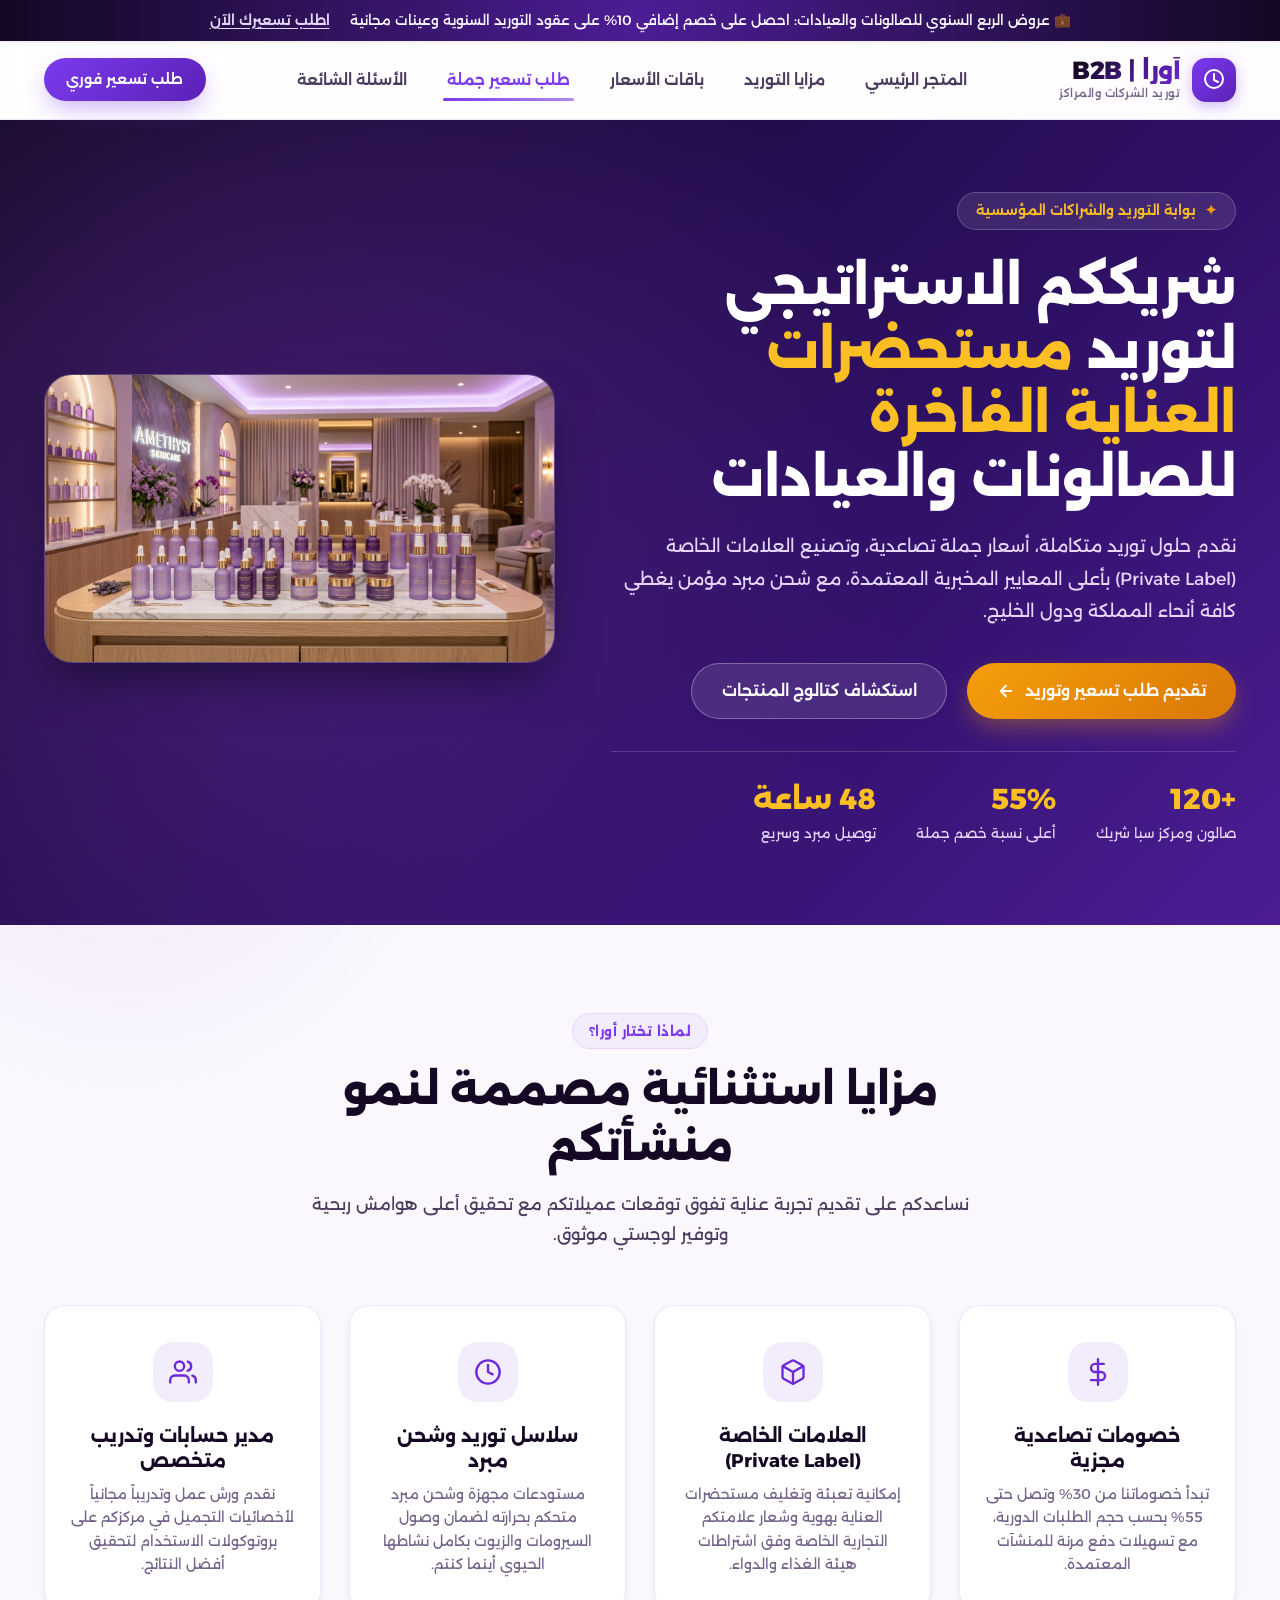
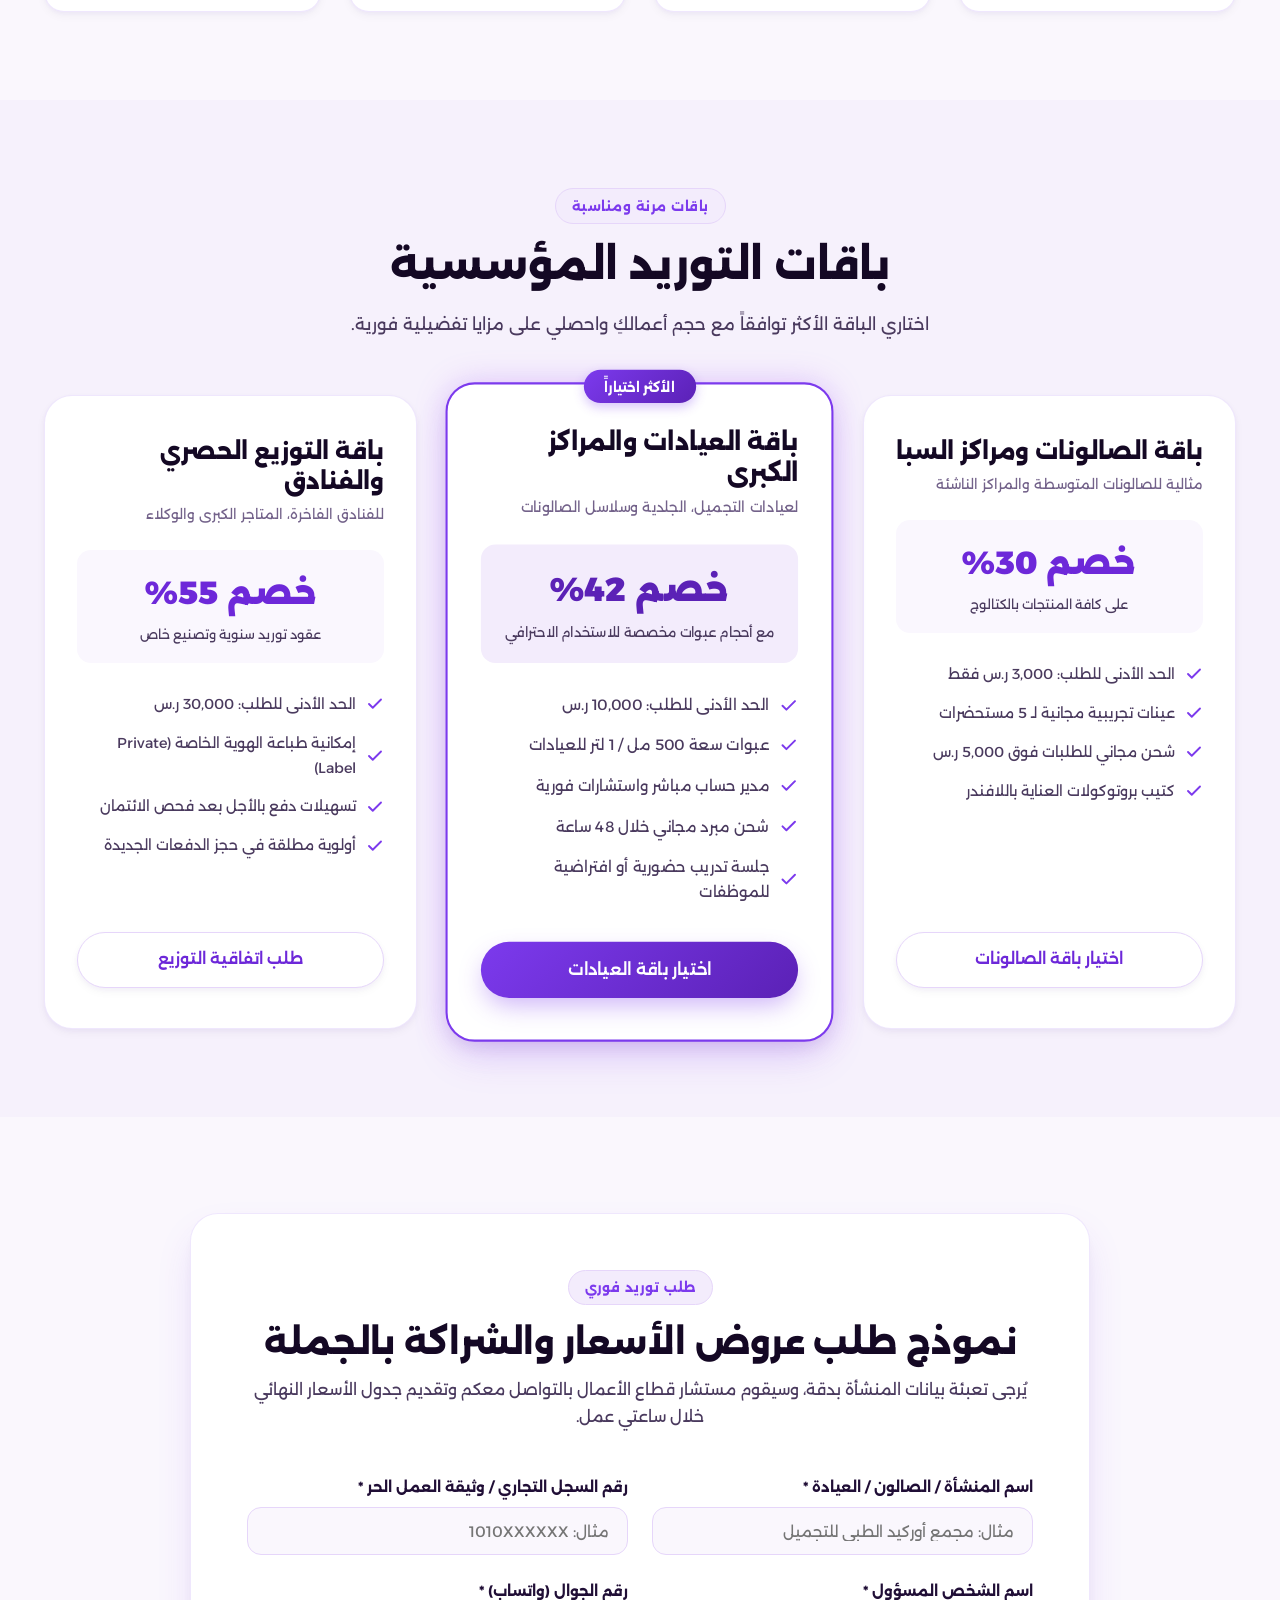
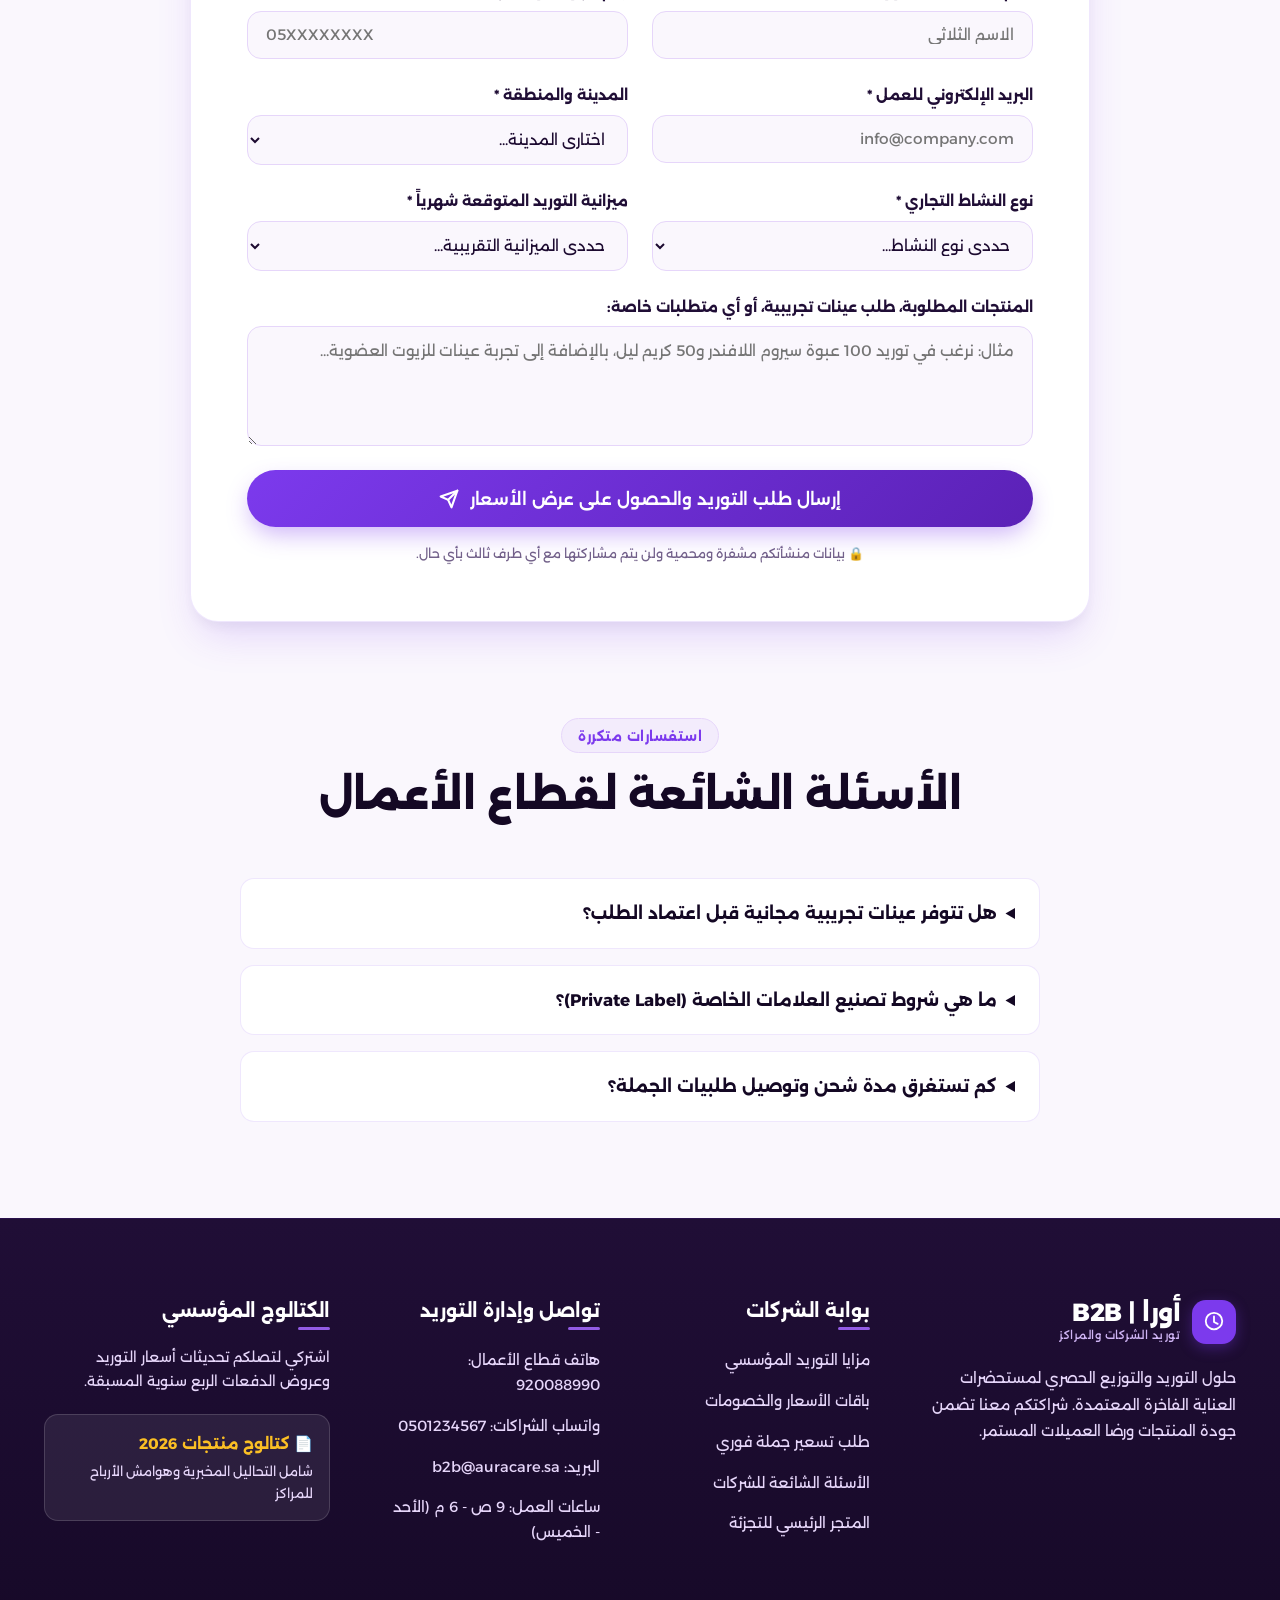
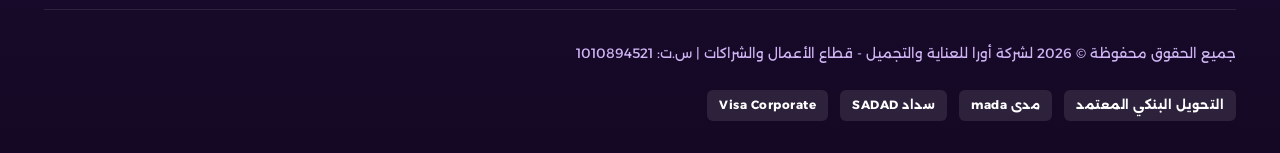
<file: b2b.html>
<!DOCTYPE html>
<html lang="ar" dir="rtl">
<head>
  <meta charset="UTF-8">
  <meta name="viewport" content="width=device-width, initial-scale=1.0">
  <meta name="description" content="أورا لقطاع الأعمال (B2B) - الشريك الاستراتيجي لتوريد مستحضرات العناية والتجميل الطبيعي للصالونات، السبا، وعيادات الجلدية بأسعار الجملة التفضيلية.">
  <meta name="keywords" content="توريد صالونات, جملة مستحضرات تجميل, عناية بالبشرة بالجملة, علامة خاصة, private label, توريد عيادات">
  <meta name="author" content="أورا لقطاع الأعمال">
  <title>قطاع الأعمال والتوريد بالجملة (B2B) | أورا للعناية والجمال</title>

  <!-- Favicon -->
  <link rel="icon" type="image/svg+xml" href="data:image/svg+xml,<svg xmlns='http://www.w3.org/2000/svg' viewBox='0 0 24 24' fill='%237C3AED'><path d='M12 2C6.48 2 2 6.48 2 12s4.48 10 10 10 10-4.48 10-10S17.52 2 12 2zm-1 14.5v-9l6 4.5-6 4.5z'/></svg>">

  <!-- Google Fonts -->
  <link rel="preconnect" href="https://fonts.googleapis.com">
  <link rel="preconnect" href="https://fonts.gstatic.com" crossorigin>
  <link href="https://fonts.googleapis.com/css2?family=Alexandria:wght@300;400;500;600;700;800;900&family=Cairo:wght@400;600;700;900&display=swap" rel="stylesheet">
  
  <link rel="stylesheet" href="css/style.css">
</head>
<body>

  <!-- شريط إعلاني علوي خاص بقطاع الأعمال -->
  <div class="announcement-bar" role="region" aria-label="إعلان قطاع الأعمال">
    <span>
      💼 عروض الربع السنوي للصالونات والعيادات: احصل على خصم إضافي 10% على عقود التوريد السنوية وعينات مجانية
    </span>
    <a href="#b2b-form-section" class="announcement-link">اطلب تسعيرك الآن</a>
  </div>

  <!-- الهيدر الثابت -->
  <header class="site-header" id="site-header">
    <div class="container nav-container">
      
      <!-- شعار المتجر -->
      <a href="index.html" class="brand-logo" aria-label="أورا - العودة للرئيسية">
        <div class="brand-icon-wrapper" aria-hidden="true">
          <svg width="24" height="24" viewBox="0 0 24 24" fill="none" stroke="currentColor" stroke-width="2" stroke-linecap="round" stroke-linejoin="round">
            <path d="M12 2a9 9 0 0 0-9 9c0 4.97 4.03 9 9 9s9-4.03 9-9a9 9 0 0 0-9-9z"></path>
            <path d="M12 6v6l4 2"></path>
          </svg>
        </div>
        <div class="brand-text">
          <span class="brand-title">أورا | B2B</span>
          <span class="brand-tagline">توريد الشركات والمراكز</span>
        </div>
      </a>

      <!-- روابط التنقل -->
      <nav class="nav-links" id="nav-links" aria-label="قائمة قطاع الأعمال">
        <a href="index.html" class="nav-link">المتجر الرئيسي</a>
        <a href="#benefits" class="nav-link">مزايا التوريد</a>
        <a href="#tiers" class="nav-link">باقات الأسعار</a>
        <a href="#b2b-form-section" class="nav-link active">طلب تسعير جملة</a>
        <a href="#faq" class="nav-link">الأسئلة الشائعة</a>
      </nav>

      <!-- إجراءات الهيدر -->
      <div class="nav-actions">
        <a href="#b2b-form-section" class="btn btn-primary" style="padding: 0.6rem 1.4rem; font-size: 0.88rem;">
          <span>طلب تسعير فوري</span>
        </a>

        <!-- زر القائمة للجوال -->
        <button class="menu-toggle" id="menu-toggle" aria-label="فتح قائمة التصفح" aria-expanded="false">
          <span></span>
          <span></span>
          <span></span>
        </button>
      </div>

    </div>
  </header>

  <main>
    <!-- القسم الرئيسي لقطاع الأعمال (B2B Hero Section) -->
    <section class="b2b-hero-section" aria-labelledby="b2b-hero-heading">
      <div class="container b2b-hero-grid">
        
        <div class="b2b-hero-content">
          <div class="hero-badge-pill" style="background: rgba(255, 255, 255, 0.1); border-color: rgba(255, 255, 255, 0.2); color: var(--gold-400);">
            <span class="badge-sparkle">✦</span>
            <span>بوابة التوريد والشراكات المؤسسية</span>
          </div>

          <h1 id="b2b-hero-heading" class="b2b-hero-title">
            شريككم الاستراتيجي لتوريد <span>مستحضرات العناية الفاخرة</span> للصالونات والعيادات
          </h1>

          <p class="b2b-hero-desc">
            نقدم حلول توريد متكاملة، أسعار جملة تصاعدية، وتصنيع العلامات الخاصة (Private Label) بأعلى المعايير المخبرية المعتمدة، مع شحن مبرد مؤمن يغطي كافة أنحاء المملكة ودول الخليج.
          </p>

          <div style="display: flex; gap: 1.25rem; flex-wrap: wrap;">
            <a href="#b2b-form-section" class="btn btn-primary" style="background: linear-gradient(135deg, var(--gold-500), var(--gold-600)); color: #fff; box-shadow: 0 10px 25px -4px rgba(245, 158, 11, 0.4);">
              <span>تقديم طلب تسعير وتوريد</span>
              <svg width="18" height="18" viewBox="0 0 24 24" fill="none" stroke="currentColor" stroke-width="2.5" stroke-linecap="round" stroke-linejoin="round">
                <line x1="19" y1="12" x2="5" y2="12"></line>
                <polyline points="12 19 5 12 12 5"></polyline>
              </svg>
            </a>

            <a href="index.html" class="btn btn-secondary" style="background: rgba(255, 255, 255, 0.1); color: #fff; border-color: rgba(255, 255, 255, 0.3);">
              <span>استكشاف كتالوج المنتجات</span>
            </a>
          </div>

          <!-- شريط إحصائيات قطاع الأعمال -->
          <div class="b2b-stats-bar">
            <div class="b2b-stat-item">
              <h3>+120</h3>
              <p>صالون ومركز سبا شريك</p>
            </div>
            <div class="b2b-stat-item">
              <h3>55%</h3>
              <p>أعلى نسبة خصم جملة</p>
            </div>
            <div class="b2b-stat-item">
              <h3>48 ساعة</h3>
              <p>توصيل مبرد وسريع</p>
            </div>
          </div>
        </div>

        <div class="b2b-hero-img-box">
          <img src="assets/images/b2b_hero.jpg" alt="معرض توريد مستحضرات أورا لصالونات ومراكز التجميل الفاخرة" width="600" height="338">
        </div>

      </div>
    </section>

    <!-- مزايا الشراكة والتوريد مع أورا (B2B Benefits) -->
    <section class="section-b2b-benefits" id="benefits" aria-labelledby="benefits-heading">
      <div class="container">
        
        <header class="section-header">
          <span class="section-tag">لماذا تختار أورا؟</span>
          <h2 id="benefits-heading" class="section-title">مزايا استثنائية مصممة لنمو منشأتكم</h2>
          <p class="section-subtitle">
            نساعدكم على تقديم تجربة عناية تفوق توقعات عميلاتكم مع تحقيق أعلى هوامش ربحية وتوفير لوجستي موثوق.
          </p>
        </header>

        <div class="benefits-grid">
          
          <div class="benefit-card">
            <div class="benefit-icon-wrapper" aria-hidden="true">
              <svg width="28" height="28" viewBox="0 0 24 24" fill="none" stroke="currentColor" stroke-width="2" stroke-linecap="round" stroke-linejoin="round">
                <line x1="12" y1="1" x2="12" y2="23"></line>
                <path d="M17 5H9.5a3.5 3.5 0 0 0 0 7h5a3.5 3.5 0 0 1 0 7H6"></path>
              </svg>
            </div>
            <h3>خصومات تصاعدية مجزية</h3>
            <p>تبدأ خصوماتنا من 30% وتصل حتى 55% بحسب حجم الطلبات الدورية، مع تسهيلات دفع مرنة للمنشآت المعتمدة.</p>
          </div>

          <div class="benefit-card">
            <div class="benefit-icon-wrapper" aria-hidden="true">
              <svg width="28" height="28" viewBox="0 0 24 24" fill="none" stroke="currentColor" stroke-width="2" stroke-linecap="round" stroke-linejoin="round">
                <path d="M21 16V8a2 2 0 0 0-1-1.73l-7-4a2 2 0 0 0-2 0l-7 4A2 2 0 0 0 3 8v8a2 2 0 0 0 1 1.73l7 4a2 2 0 0 0 2 0l7-4A2 2 0 0 0 21 16z"></path>
                <polyline points="3.27 6.96 12 12.01 20.73 6.96"></polyline>
                <line x1="12" y1="22.08" x2="12" y2="12"></line>
              </svg>
            </div>
            <h3>العلامات الخاصة (Private Label)</h3>
            <p>إمكانية تعبئة وتغليف مستحضرات العناية بهوية وشعار علامتكم التجارية الخاصة وفق اشتراطات هيئة الغذاء والدواء.</p>
          </div>

          <div class="benefit-card">
            <div class="benefit-icon-wrapper" aria-hidden="true">
              <svg width="28" height="28" viewBox="0 0 24 24" fill="none" stroke="currentColor" stroke-width="2" stroke-linecap="round" stroke-linejoin="round">
                <circle cx="12" cy="12" r="10"></circle>
                <polyline points="12 6 12 12 16 14"></polyline>
              </svg>
            </div>
            <h3>سلاسل توريد وشحن مبرد</h3>
            <p>مستودعات مجهزة وشحن مبرد متحكم بحرارته لضمان وصول السيرومات والزيوت بكامل نشاطها الحيوي أينما كنتم.</p>
          </div>

          <div class="benefit-card">
            <div class="benefit-icon-wrapper" aria-hidden="true">
              <svg width="28" height="28" viewBox="0 0 24 24" fill="none" stroke="currentColor" stroke-width="2" stroke-linecap="round" stroke-linejoin="round">
                <path d="M17 21v-2a4 4 0 0 0-4-4H5a4 4 0 0 0-4 4v2"></path>
                <circle cx="9" cy="7" r="4"></circle>
                <path d="M23 21v-2a4 4 0 0 0-3-3.87"></path>
                <path d="M16 3.13a4 4 0 0 1 0 7.75"></path>
              </svg>
            </div>
            <h3>مدير حسابات وتدريب متخصص</h3>
            <p>نقدم ورش عمل وتدريباً مجانياً لأخصائيات التجميل في مركزكم على بروتوكولات الاستخدام لتحقيق أفضل النتائج.</p>
          </div>

        </div>

      </div>
    </section>

    <!-- باقات التوريد المؤسسية (Tiered Packages) -->
    <section class="section-b2b-tiers" id="tiers" aria-labelledby="tiers-heading">
      <div class="container">
        
        <header class="section-header">
          <span class="section-tag">باقات مرنة ومناسبة</span>
          <h2 id="tiers-heading" class="section-title">باقات التوريد المؤسسية</h2>
          <p class="section-subtitle">
            اختاري الباقة الأكثر توافقاً مع حجم أعمالكِ واحصلي على مزايا تفضيلية فورية.
          </p>
        </header>

        <div class="tiers-grid">
          
          <!-- باقة الصالونات والسبا -->
          <div class="tier-card">
            <h3 class="tier-name">باقة الصالونات ومراكز السبا</h3>
            <p class="tier-target">مثالية للصالونات المتوسطة والمراكز الناشئة</p>
            
            <div class="tier-discount">
              <span class="discount-rate">خصم 30%</span>
              <span class="discount-desc">على كافة المنتجات بالكتالوج</span>
            </div>

            <div class="tier-features">
              <div class="tier-feature-item">
                <svg width="18" height="18" viewBox="0 0 24 24" fill="none" stroke="currentColor" stroke-width="2.5" stroke-linecap="round" stroke-linejoin="round"><polyline points="20 6 9 17 4 12"></polyline></svg>
                <span>الحد الأدنى للطلب: 3,000 ر.س فقط</span>
              </div>
              <div class="tier-feature-item">
                <svg width="18" height="18" viewBox="0 0 24 24" fill="none" stroke="currentColor" stroke-width="2.5" stroke-linecap="round" stroke-linejoin="round"><polyline points="20 6 9 17 4 12"></polyline></svg>
                <span>عينات تجريبية مجانية لـ 5 مستحضرات</span>
              </div>
              <div class="tier-feature-item">
                <svg width="18" height="18" viewBox="0 0 24 24" fill="none" stroke="currentColor" stroke-width="2.5" stroke-linecap="round" stroke-linejoin="round"><polyline points="20 6 9 17 4 12"></polyline></svg>
                <span>شحن مجاني للطلبات فوق 5,000 ر.س</span>
              </div>
              <div class="tier-feature-item">
                <svg width="18" height="18" viewBox="0 0 24 24" fill="none" stroke="currentColor" stroke-width="2.5" stroke-linecap="round" stroke-linejoin="round"><polyline points="20 6 9 17 4 12"></polyline></svg>
                <span>كتيب بروتوكولات العناية باللافندر</span>
              </div>
            </div>

            <a href="#b2b-form-section" class="btn btn-secondary" style="width: 100%;">
              <span>اختيار باقة الصالونات</span>
            </a>
          </div>

          <!-- باقة العيادات والمراكز المتقدمة (مميزة) -->
          <div class="tier-card featured">
            <span class="tier-badge">الأكثر اختياراً</span>
            <h3 class="tier-name">باقة العيادات والمراكز الكبرى</h3>
            <p class="tier-target">لعيادات التجميل، الجلدية وسلاسل الصالونات</p>
            
            <div class="tier-discount" style="background: var(--purple-100);">
              <span class="discount-rate" style="color: var(--purple-800);">خصم 42%</span>
              <span class="discount-desc">مع أحجام عبوات مخصصة للاستخدام الاحترافي</span>
            </div>

            <div class="tier-features">
              <div class="tier-feature-item">
                <svg width="18" height="18" viewBox="0 0 24 24" fill="none" stroke="currentColor" stroke-width="2.5" stroke-linecap="round" stroke-linejoin="round"><polyline points="20 6 9 17 4 12"></polyline></svg>
                <span>الحد الأدنى للطلب: 10,000 ر.س</span>
              </div>
              <div class="tier-feature-item">
                <svg width="18" height="18" viewBox="0 0 24 24" fill="none" stroke="currentColor" stroke-width="2.5" stroke-linecap="round" stroke-linejoin="round"><polyline points="20 6 9 17 4 12"></polyline></svg>
                <span>عبوات سعة 500 مل / 1 لتر للعيادات</span>
              </div>
              <div class="tier-feature-item">
                <svg width="18" height="18" viewBox="0 0 24 24" fill="none" stroke="currentColor" stroke-width="2.5" stroke-linecap="round" stroke-linejoin="round"><polyline points="20 6 9 17 4 12"></polyline></svg>
                <span>مدير حساب مباشر واستشارات فورية</span>
              </div>
              <div class="tier-feature-item">
                <svg width="18" height="18" viewBox="0 0 24 24" fill="none" stroke="currentColor" stroke-width="2.5" stroke-linecap="round" stroke-linejoin="round"><polyline points="20 6 9 17 4 12"></polyline></svg>
                <span>شحن مبرد مجاني خلال 48 ساعة</span>
              </div>
              <div class="tier-feature-item">
                <svg width="18" height="18" viewBox="0 0 24 24" fill="none" stroke="currentColor" stroke-width="2.5" stroke-linecap="round" stroke-linejoin="round"><polyline points="20 6 9 17 4 12"></polyline></svg>
                <span>جلسة تدريب حضورية أو افتراضية للموظفات</span>
              </div>
            </div>

            <a href="#b2b-form-section" class="btn btn-primary" style="width: 100%;">
              <span>اختيار باقة العيادات</span>
            </a>
          </div>

          <!-- باقة التوزيع الحصري والكميات الكبرى -->
          <div class="tier-card">
            <h3 class="tier-name">باقة التوزيع الحصري والفنادق</h3>
            <p class="tier-target">للفنادق الفاخرة، المتاجر الكبرى والوكلاء</p>
            
            <div class="tier-discount">
              <span class="discount-rate">خصم 55%</span>
              <span class="discount-desc">عقود توريد سنوية وتصنيع خاص</span>
            </div>

            <div class="tier-features">
              <div class="tier-feature-item">
                <svg width="18" height="18" viewBox="0 0 24 24" fill="none" stroke="currentColor" stroke-width="2.5" stroke-linecap="round" stroke-linejoin="round"><polyline points="20 6 9 17 4 12"></polyline></svg>
                <span>الحد الأدنى للطلب: 30,000 ر.س</span>
              </div>
              <div class="tier-feature-item">
                <svg width="18" height="18" viewBox="0 0 24 24" fill="none" stroke="currentColor" stroke-width="2.5" stroke-linecap="round" stroke-linejoin="round"><polyline points="20 6 9 17 4 12"></polyline></svg>
                <span>إمكانية طباعة الهوية الخاصة (Private Label)</span>
              </div>
              <div class="tier-feature-item">
                <svg width="18" height="18" viewBox="0 0 24 24" fill="none" stroke="currentColor" stroke-width="2.5" stroke-linecap="round" stroke-linejoin="round"><polyline points="20 6 9 17 4 12"></polyline></svg>
                <span>تسهيلات دفع بالأجل بعد فحص الائتمان</span>
              </div>
              <div class="tier-feature-item">
                <svg width="18" height="18" viewBox="0 0 24 24" fill="none" stroke="currentColor" stroke-width="2.5" stroke-linecap="round" stroke-linejoin="round"><polyline points="20 6 9 17 4 12"></polyline></svg>
                <span>أولوية مطلقة في حجز الدفعات الجديدة</span>
              </div>
            </div>

            <a href="#b2b-form-section" class="btn btn-secondary" style="width: 100%;">
              <span>طلب اتفاقية التوزيع</span>
            </a>
          </div>

        </div>

      </div>
    </section>

    <!-- نموذج طلب عروض الأسعار والتوريد بالجملة (B2B RFQ Form) -->
    <section class="section-b2b-form" id="b2b-form-section" aria-labelledby="form-heading">
      <div class="container">
        
        <div class="form-wrapper-box">
          <header class="form-header">
            <span class="section-tag">طلب توريد فوري</span>
            <h2 id="form-heading">نموذج طلب عروض الأسعار والشراكة بالجملة</h2>
            <p>
              يُرجى تعبئة بيانات المنشأة بدقة، وسيقوم مستشار قطاع الأعمال بالتواصل معكم وتقديم جدول الأسعار النهائي خلال ساعتي عمل.
            </p>
          </header>

          <form id="b2b-rfq-form" aria-label="نموذج طلب تسعير الجملة">
            <div class="form-grid">
              
              <!-- اسم المنشأة -->
              <div class="form-group">
                <label for="company-name" class="form-label">اسم المنشأة / الصالون / العيادة *</label>
                <input type="text" id="company-name" class="form-input" placeholder="مثال: مجمع أوركيد الطبي للتجميل" required>
              </div>

              <!-- السجل التجاري أو الرقم الضريبي -->
              <div class="form-group">
                <label for="cr-number" class="form-label">رقم السجل التجاري / وثيقة العمل الحر *</label>
                <input type="text" id="cr-number" class="form-input" placeholder="مثال: 1010XXXXXX" required>
              </div>

              <!-- اسم المسؤول -->
              <div class="form-group">
                <label for="contact-person" class="form-label">اسم الشخص المسؤول *</label>
                <input type="text" id="contact-person" class="form-input" placeholder="الاسم الثلاثي" required>
              </div>

              <!-- رقم الجوال للتواصل -->
              <div class="form-group">
                <label for="phone-number" class="form-label">رقم الجوال (واتساب) *</label>
                <input type="tel" id="phone-number" class="form-input" placeholder="05XXXXXXXX" required>
              </div>

              <!-- البريد الإلكتروني المؤسسي -->
              <div class="form-group">
                <label for="b2b-email" class="form-label">البريد الإلكتروني للعمل *</label>
                <input type="email" id="b2b-email" class="form-input" placeholder="info@company.com" required>
              </div>

              <!-- المدينة والمنطقة -->
              <div class="form-group">
                <label for="city" class="form-label">المدينة والمنطقة *</label>
                <select id="city" class="form-select" required>
                  <option value="">اختاري المدينة...</option>
                  <option value="الرياض">الرياض</option>
                  <option value="جدة">جدة</option>
                  <option value="الدمام والخبر">الدمام والخبر</option>
                  <option value="مكة المكرمة">مكة المكرمة</option>
                  <option value="المدينة المنورة">المدينة المنورة</option>
                  <option value="القصيم">القصيم</option>
                  <option value="أبها وخميس مشيط">أبها وخميس مشيط</option>
                  <option value="أخرى">مدينة أخرى / دول الخليج</option>
                </select>
              </div>

              <!-- نوع النشاط -->
              <div class="form-group">
                <label for="business-type" class="form-label">نوع النشاط التجاري *</label>
                <select id="business-type" class="form-select" required>
                  <option value="">حددي نوع النشاط...</option>
                  <option value="صالون تجميل نسائي">صالون تجميل نسائي</option>
                  <option value="مركز سبا واستجمام">مركز سبا واستجمام</option>
                  <option value="عيادة جلدية وتجميل">عيادة جلدية وتجميل</option>
                  <option value="متجر مستحضرات تجزئة">متجر مستحضرات تجزئة</option>
                  <option value="فندق أو منتجع">فندق أو منتجع سياحي</option>
                  <option value="أخرى">أخرى</option>
                </select>
              </div>

              <!-- حجم التوريد المتوقع شهرياً -->
              <div class="form-group">
                <label for="order-volume" class="form-label">ميزانية التوريد المتوقعة شهرياً *</label>
                <select id="order-volume" class="form-select" required>
                  <option value="">حددي الميزانية التقريبية...</option>
                  <option value="3,000 - 10,000">3,000 - 10,000 ر.س</option>
                  <option value="10,000 - 30,000">10,000 - 30,000 ر.س (باقة العيادات)</option>
                  <option value="30,000 - 75,000">30,000 - 75,000 ر.س</option>
                  <option value="أكثر من 75,000">أكثر من 75,000 ر.س (عقد توزيع حصري)</option>
                </select>
              </div>

              <!-- المنتجات المستهدفة وملاحظات -->
              <div class="form-group full-width">
                <label for="form-notes" class="form-label">المنتجات المطلوبة، طلب عينات تجريبية، أو أي متطلبات خاصة:</label>
                <textarea id="form-notes" class="form-textarea" placeholder="مثال: نرغب في توريد 100 عبوة سيروم اللافندر و50 كريم ليل، بالإضافة إلى تجربة عينات للزيوت العضوية..."></textarea>
              </div>

            </div>

            <button type="submit" class="btn btn-primary" style="width: 100%; padding-block: 1.15rem; font-size: 1.05rem;">
              <span>إرسال طلب التوريد والحصول على عرض الأسعار</span>
              <svg width="20" height="20" viewBox="0 0 24 24" fill="none" stroke="currentColor" stroke-width="2.5" stroke-linecap="round" stroke-linejoin="round">
                <line x1="22" y1="2" x2="11" y2="13"></line>
                <polygon points="22 2 15 22 11 13 2 9 22 2"></polygon>
              </svg>
            </button>

            <p style="text-align: center; font-size: 0.8rem; color: var(--text-muted); margin-top: 1rem;">
              🔒 بيانات منشأتكم مشفرة ومحمية ولن يتم مشاركتها مع أي طرف ثالث بأي حال.
            </p>
          </form>
        </div>

      </div>
    </section>

    <!-- قسم الأسئلة الشائعة الخاصة بالشركات (B2B FAQ) -->
    <section class="container" id="faq" style="margin-bottom: 6rem;">
      <header class="section-header">
        <span class="section-tag">استفسارات متكررة</span>
        <h2 class="section-title">الأسئلة الشائعة لقطاع الأعمال</h2>
      </header>

      <div style="max-width: 800px; margin-inline: auto; display: flex; flex-direction: column; gap: 1rem;">
        
        <details style="background: var(--bg-surface); padding: 1.25rem 1.5rem; border-radius: var(--radius-md); border: 1px solid var(--border-subtle); cursor: pointer;">
          <summary style="font-weight: 700; color: var(--dark-950); font-size: 1.05rem;">هل تتوفر عينات تجريبية مجانية قبل اعتماد الطلب؟</summary>
          <p style="margin-top: 0.85rem; color: var(--text-secondary); font-size: 0.95rem; line-height: 1.7;">
            نعم بالتأكيد! بعد استلام طلبكم ومطابقة بيانات السجل التجاري، نرسل حقيبة عينات تجريبية فاخرة تشمل منتجاتنا الأكثر طلباً لاختبارها في مركزكم قبل توقيع عقد التوريد.
          </p>
        </details>

        <details style="background: var(--bg-surface); padding: 1.25rem 1.5rem; border-radius: var(--radius-md); border: 1px solid var(--border-subtle); cursor: pointer;">
          <summary style="font-weight: 700; color: var(--dark-950); font-size: 1.05rem;">ما هي شروط تصنيع العلامات الخاصة (Private Label)؟</summary>
          <p style="margin-top: 0.85rem; color: var(--text-secondary); font-size: 0.95rem; line-height: 1.7;">
            يتطلب تصنيع العلامة الخاصة حداً أدنى يبدأ من 500 وحدة للمنتج، ونتكفل بكافة إجراءات التصميم والتعبئة واستخراج التراخيص والإدراج في منصة "طمني / الغذاء والدواء".
          </p>
        </details>

        <details style="background: var(--bg-surface); padding: 1.25rem 1.5rem; border-radius: var(--radius-md); border: 1px solid var(--border-subtle); cursor: pointer;">
          <summary style="font-weight: 700; color: var(--dark-950); font-size: 1.05rem;">كم تستغرق مدة شحن وتوصيل طلبيات الجملة؟</summary>
          <p style="margin-top: 0.85rem; color: var(--text-secondary); font-size: 0.95rem; line-height: 1.7;">
            يتم تجهيز الطلبات وشحنها في حاويات مبردة خلال 24 إلى 48 ساعة داخل المدن الرئيسية (الرياض، جدة، الشرقية)، وخلال 3 إلى 5 أيام عمل لبقية مناطق المملكة والخليج العربي.
          </p>
        </details>

      </div>
    </section>

  </main>

  <!-- الفووتر المتناسق -->
  <footer class="site-footer" role="contentinfo">
    <div class="container">
      <div class="footer-top-grid">
        
        <div class="footer-brand">
          <div class="brand-logo" style="margin-bottom: 0.5rem;">
            <div class="brand-icon-wrapper" style="background: var(--purple-600);" aria-hidden="true">
              <svg width="22" height="22" viewBox="0 0 24 24" fill="none" stroke="currentColor" stroke-width="2" stroke-linecap="round" stroke-linejoin="round">
                <path d="M12 2a9 9 0 0 0-9 9c0 4.97 4.03 9 9 9s9-4.03 9-9a9 9 0 0 0-9-9z"></path>
                <path d="M12 6v6l4 2"></path>
              </svg>
            </div>
            <div class="brand-text">
              <span class="brand-title" style="background: none; -webkit-text-fill-color: #fff; color: #fff;">أورا | B2B</span>
              <span class="brand-tagline" style="color: var(--purple-300);">توريد الشركات والمراكز</span>
            </div>
          </div>

          <p>
            حلول التوريد والتوزيع الحصري لمستحضرات العناية الفاخرة المعتمدة. شراكتكم معنا تضمن جودة المنتجات ورضا العميلات المستمر.
          </p>
        </div>

        <div class="footer-col">
          <h3>بوابة الشركات</h3>
          <ul class="footer-links-list">
            <li><a href="b2b.html#benefits">مزايا التوريد المؤسسي</a></li>
            <li><a href="b2b.html#tiers">باقات الأسعار والخصومات</a></li>
            <li><a href="b2b.html#b2b-form-section">طلب تسعير جملة فوري</a></li>
            <li><a href="b2b.html#faq">الأسئلة الشائعة للشركات</a></li>
            <li><a href="index.html">المتجر الرئيسي للتجزئة</a></li>
          </ul>
        </div>

        <div class="footer-col">
          <h3>تواصل وإدارة التوريد</h3>
          <ul class="footer-links-list">
            <li><a href="#">هاتف قطاع الأعمال: 920088990</a></li>
            <li><a href="#">واتساب الشراكات: 0501234567</a></li>
            <li><a href="#">البريد: b2b@auracare.sa</a></li>
            <li><a href="#">ساعات العمل: 9 ص - 6 م (الأحد - الخميس)</a></li>
          </ul>
        </div>

        <div class="footer-col">
          <h3>الكتالوج المؤسسي</h3>
          <p style="color: var(--purple-200); font-size: 0.88rem; margin-bottom: 1.25rem;">
            اشتركي لتصلكم تحديثات أسعار التوريد وعروض الدفعات الربع سنوية المسبقة.
          </p>
          <div style="background: rgba(255, 255, 255, 0.08); padding: 1rem; border-radius: var(--radius-md); border: 1px solid rgba(255, 255, 255, 0.15);">
            <div style="font-weight: 700; color: var(--gold-400); font-size: 0.95rem; margin-bottom: 0.25rem;">📄 كتالوج منتجات 2026</div>
            <div style="font-size: 0.8rem; color: var(--purple-200);">شامل التحاليل المخبرية وهوامش الأرباح للمراكز</div>
          </div>
        </div>

      </div>

      <div class="footer-bottom">
        <div>
          جميع الحقوق محفوظة © 2026 لشركة أورا للعناية والتجميل - قطاع الأعمال والشراكات | س.ت: 1010894521
        </div>
        <div class="payment-badges" aria-label="أنظمة السداد المؤسسي">
          <span class="pay-badge">التحويل البنكي المعتمد</span>
          <span class="pay-badge">مدى mada</span>
          <span class="pay-badge">سداد SADAD</span>
          <span class="pay-badge">Visa Corporate</span>
        </div>
      </div>
    </div>
  </footer>

  <!-- السكربت التفاعلي -->
  <script src="js/main.js"></script>
</body>
</html>
</file>
<file: css/style.css>
/* ==========================================================================
   متجر أورا | AURA Beauty & Care - نظام التنسيقات والتصميم الفاخر (RTL)
   لوحة الألوان: درجات البنفسجي الملكي واللافندر الفاخر مع لمسات الشمبانيا الذهبية
   قواعد التصميم: مبنية وفق معايير UI/UX العالمية وقاعدة 60-30-10 وWCAG AAA
   ========================================================================== */

@import url('https://fonts.googleapis.com/css2?family=Alexandria:wght@300;400;500;600;700;800&family=Cairo:wght@400;600;700;900&display=swap');

/* --- المتغيرات وقواعد الألوان (Design Tokens) --- */
:root {
  /* درجات البنفسجي واللافندر (Brand Royal Purple & Lavender) */
  --purple-50: #FAF7FE;
  --purple-100: #F3ECFC;
  --purple-200: #E6D6FA;
  --purple-300: #D0B5F5;
  --purple-400: #B288EE;
  --purple-500: #935CE5;
  --purple-600: #7C3AED; /* اللون الأساسي للهوية (Brand Primary) */
  --purple-700: #6D28D9; /* حالة التركيز والـ Hover */
  --purple-800: #5B21B6;
  --purple-900: #4C1D95;
  --purple-950: #2E1065;

  /* درجات التباين والعمق للنصوص والخلفيات الداكنة (Contrast & Text) */
  --dark-950: #140824; /* برقوقي شديد الدكنة لأقصى تباين */
  --dark-900: #200E36;
  --dark-800: #311850;
  --text-main: #1C0A30;
  --text-secondary: #4A3A5E;
  --text-muted: #73628A;
  --text-light: #FBF9FF;

  /* لمسة مكملة فاخرة (Split-Complementary Luxury Gold/Champagne) */
  --gold-50: #FFFDF5;
  --gold-100: #FEF3C7;
  --gold-400: #FBBF24;
  --gold-500: #F59E0B; /* تقييمات النجوم وشارات التميز */
  --gold-600: #D97706;

  /* الأسطح والزجاجيات (Surfaces & Glassmorphism) */
  --bg-body: #FAF7FD;
  --bg-surface: #FFFFFF;
  --bg-surface-alt: #F6F1FC;
  --border-subtle: rgba(124, 58, 237, 0.12);
  --border-focus: rgba(124, 58, 237, 0.4);
  --glass-bg: rgba(255, 255, 255, 0.88);
  --glass-purple: rgba(246, 241, 252, 0.82);

  /* الظلال متعددة الطبقات (Layered Purple Glow Shadows) */
  --shadow-xs: 0 1px 3px rgba(32, 14, 54, 0.05);
  --shadow-sm: 0 4px 10px rgba(32, 14, 54, 0.04), 0 2px 4px rgba(124, 58, 237, 0.04);
  --shadow-md: 0 10px 25px -4px rgba(124, 58, 237, 0.1), 0 4px 8px -2px rgba(32, 14, 54, 0.04);
  --shadow-lg: 0 20px 40px -8px rgba(124, 58, 237, 0.18), 0 8px 16px -4px rgba(32, 14, 54, 0.06);
  --shadow-glow: 0 0 30px rgba(168, 85, 247, 0.28);

  /* خطوط القياسات */
  --radius-sm: 8px;
  --radius-md: 14px;
  --radius-lg: 20px;
  --radius-xl: 28px;
  --radius-full: 9999px;

  /* سرعة الانتقال */
  --transition-fast: 0.2s cubic-bezier(0.4, 0, 0.2, 1);
  --transition-smooth: 0.35s cubic-bezier(0.16, 1, 0.3, 1);
  --transition-bounce: 0.5s cubic-bezier(0.34, 1.56, 0.64, 1);

  /* الخطوط */
  --font-heading: 'Alexandria', 'Cairo', sans-serif;
  --font-body: 'Alexandria', 'Cairo', sans-serif;
}

/* --- الإعدادات العامة وإعادة الضبط --- */
*, *::before, *::after {
  box-sizing: border-box;
  margin: 0;
  padding: 0;
  -webkit-tap-highlight-color: transparent;
}

html {
  font-size: 16px;
  scroll-behavior: smooth;
  scroll-padding-top: 90px;
}

body {
  font-family: var(--font-body);
  background-color: var(--bg-body);
  color: var(--text-main);
  direction: rtl;
  text-align: right;
  line-height: 1.7;
  overflow-x: hidden;
  position: relative;
  -webkit-font-smoothing: antialiased;
  -moz-osx-font-smoothing: grayscale;
}

/* خلفية تدرجية خافتة ناعمة وجمالية للأناقة */
body::before {
  content: '';
  position: fixed;
  top: -200px;
  right: -200px;
  width: 600px;
  height: 600px;
  border-radius: 50%;
  background: radial-gradient(circle, rgba(168, 85, 247, 0.12) 0%, rgba(250, 247, 253, 0) 70%);
  pointer-events: none;
  z-index: -1;
}

body::after {
  content: '';
  position: fixed;
  bottom: -200px;
  left: -200px;
  width: 650px;
  height: 650px;
  border-radius: 50%;
  background: radial-gradient(circle, rgba(124, 58, 237, 0.08) 0%, rgba(250, 247, 253, 0) 70%);
  pointer-events: none;
  z-index: -1;
}

img {
  max-width: 100%;
  height: auto;
  display: block;
}

a {
  color: inherit;
  text-decoration: none;
  transition: color var(--transition-fast);
}

button, input, select, textarea {
  font-family: inherit;
  font-size: 1rem;
  border: none;
  outline: none;
}

button {
  cursor: pointer;
  background: none;
}

ul, ol {
  list-style: none;
}

.container {
  width: 100%;
  max-width: 1240px;
  margin-inline: auto;
  padding-inline: 1.5rem;
}

/* معايير التركيز لإمكانية الوصول WCAG AAA */
:focus-visible {
  outline: 3px solid var(--purple-400);
  outline-offset: 3px;
  border-radius: var(--radius-sm);
}

/* نصوص وعناوين */
h1, h2, h3, h4, h5, h6 {
  font-family: var(--font-heading);
  color: var(--text-main);
  line-height: 1.35;
  font-weight: 700;
}

/* شريط إعلاني علوي فخم (Announcement Bar) */
.announcement-bar {
  background: linear-gradient(90deg, var(--dark-950) 0%, var(--purple-900) 50%, var(--dark-950) 100%);
  color: var(--text-light);
  padding: 0.55rem 1rem;
  font-size: 0.85rem;
  font-weight: 500;
  text-align: center;
  position: relative;
  z-index: 60;
  display: flex;
  align-items: center;
  justify-content: center;
  gap: 1.25rem;
  box-shadow: 0 1px 4px rgba(0, 0, 0, 0.1);
}

.announcement-bar span strong {
  color: var(--gold-400);
  background: rgba(251, 191, 36, 0.15);
  padding: 0.1rem 0.5rem;
  border-radius: 4px;
  margin-inline: 0.25rem;
}

.announcement-link {
  color: var(--purple-200);
  text-decoration: underline;
  text-underline-offset: 3px;
  font-weight: 600;
  transition: color var(--transition-fast);
}

.announcement-link:hover {
  color: #fff;
}

/* ==========================================================================
   شريط التنقل العلوي الثابت (Sticky Luxury Navbar)
   ========================================================================== */
.site-header {
  position: sticky;
  top: 0;
  z-index: 50;
  background: var(--glass-bg);
  backdrop-filter: blur(14px);
  -webkit-backdrop-filter: blur(14px);
  border-bottom: 1px solid var(--border-subtle);
  transition: all var(--transition-smooth);
}

.site-header.scrolled {
  box-shadow: var(--shadow-md);
  background: rgba(255, 255, 255, 0.96);
}

.nav-container {
  display: flex;
  align-items: center;
  justify-content: space-between;
  height: 78px;
}

/* شعار المتجر */
.brand-logo {
  display: flex;
  align-items: center;
  gap: 0.75rem;
  text-decoration: none;
}

.brand-icon-wrapper {
  width: 44px;
  height: 44px;
  border-radius: var(--radius-md);
  background: linear-gradient(135deg, var(--purple-600) 0%, var(--purple-800) 100%);
  display: flex;
  align-items: center;
  justify-content: center;
  color: #fff;
  box-shadow: 0 4px 14px rgba(124, 58, 237, 0.35);
  transition: transform var(--transition-bounce);
}

.brand-logo:hover .brand-icon-wrapper {
  transform: rotate(10deg) scale(1.05);
}

.brand-text {
  display: flex;
  flex-direction: column;
}

.brand-title {
  font-size: 1.55rem;
  font-weight: 800;
  letter-spacing: -0.5px;
  background: linear-gradient(135deg, var(--dark-950) 20%, var(--purple-700) 100%);
  -webkit-background-clip: text;
  background-clip: text;
  -webkit-text-fill-color: transparent;
  line-height: 1.1;
}

.brand-tagline {
  font-size: 0.7rem;
  color: var(--text-muted);
  font-weight: 500;
  letter-spacing: 0.5px;
}

/* روابط التنقل الرئيسية */
.nav-links {
  display: flex;
  align-items: center;
  gap: 2rem;
}

.nav-link {
  font-size: 0.95rem;
  font-weight: 600;
  color: var(--text-secondary);
  padding: 0.5rem 0.25rem;
  position: relative;
  transition: color var(--transition-fast);
}

.nav-link::after {
  content: '';
  position: absolute;
  bottom: 0;
  right: 0;
  width: 0;
  height: 2.5px;
  background: linear-gradient(90deg, var(--purple-600), var(--purple-400));
  border-radius: var(--radius-full);
  transition: width var(--transition-smooth);
}

.nav-link:hover,
.nav-link.active {
  color: var(--purple-600);
}

.nav-link:hover::after,
.nav-link.active::after {
  width: 100%;
}

.badge-b2b {
  background: linear-gradient(135deg, var(--purple-100), var(--purple-200));
  color: var(--purple-800);
  font-size: 0.7rem;
  font-weight: 700;
  padding: 0.15rem 0.5rem;
  border-radius: var(--radius-full);
  margin-right: 0.35rem;
  border: 1px solid var(--purple-300);
}

/* أزرار الإجراءات في الهيدر */
.nav-actions {
  display: flex;
  align-items: center;
  gap: 0.75rem;
}

.action-btn {
  width: 42px;
  height: 42px;
  border-radius: var(--radius-full);
  display: flex;
  align-items: center;
  justify-content: center;
  color: var(--text-main);
  background: var(--purple-50);
  border: 1px solid var(--border-subtle);
  position: relative;
  transition: all var(--transition-fast);
}

.action-btn:hover {
  background: var(--purple-100);
  color: var(--purple-600);
  transform: translateY(-2px);
  box-shadow: var(--shadow-sm);
}

.cart-count {
  position: absolute;
  top: -4px;
  left: -4px;
  background: var(--purple-600);
  color: #fff;
  font-size: 0.7rem;
  font-weight: 700;
  width: 20px;
  height: 20px;
  border-radius: 50%;
  display: flex;
  align-items: center;
  justify-content: center;
  border: 2px solid #fff;
  transition: transform var(--transition-bounce);
}

.cart-count.bump {
  transform: scale(1.3);
}

/* زر الهامبرغر للجوال */
.menu-toggle {
  display: none;
  flex-direction: column;
  justify-content: center;
  gap: 5px;
  width: 42px;
  height: 42px;
  padding: 8px;
  border-radius: var(--radius-sm);
  background: var(--purple-50);
  border: 1px solid var(--border-subtle);
}

.menu-toggle span {
  width: 100%;
  height: 2px;
  background: var(--text-main);
  border-radius: 2px;
  transition: transform var(--transition-fast), opacity var(--transition-fast);
}

/* ==========================================================================
   القسم الرئيسي الجذاب (Hero Header)
   ========================================================================== */
.hero-section {
  position: relative;
  padding-block: 4.5rem 5rem;
  overflow: hidden;
}

.hero-grid {
  display: grid;
  grid-template-columns: 1.15fr 0.85fr;
  align-items: center;
  gap: 3.5rem;
}

.hero-badge-pill {
  display: inline-flex;
  align-items: center;
  gap: 0.6rem;
  background: rgba(124, 58, 237, 0.08);
  border: 1px solid rgba(124, 58, 237, 0.2);
  padding: 0.4rem 1.1rem;
  border-radius: var(--radius-full);
  color: var(--purple-700);
  font-size: 0.85rem;
  font-weight: 600;
  margin-bottom: 1.5rem;
  backdrop-filter: blur(8px);
}

.badge-sparkle {
  color: var(--gold-500);
  display: flex;
}

.hero-title {
  font-size: clamp(2.3rem, 4.5vw, 3.6rem);
  font-weight: 800;
  line-height: 1.25;
  margin-bottom: 1.35rem;
  color: var(--dark-950);
}

.hero-title .text-gradient {
  background: linear-gradient(135deg, var(--purple-600) 0%, var(--purple-900) 100%);
  -webkit-background-clip: text;
  background-clip: text;
  -webkit-text-fill-color: transparent;
  display: inline-block;
  position: relative;
}

.hero-title .text-gradient::after {
  content: '';
  position: absolute;
  bottom: 6px;
  right: 0;
  width: 100%;
  height: 8px;
  background: rgba(168, 85, 247, 0.25);
  border-radius: 4px;
  z-index: -1;
}

.hero-description {
  font-size: 1.12rem;
  color: var(--text-secondary);
  line-height: 1.85;
  margin-bottom: 2.2rem;
  max-width: 540px;
}

.hero-actions {
  display: flex;
  align-items: center;
  gap: 1.25rem;
  flex-wrap: wrap;
  margin-bottom: 2.5rem;
}

/* الأزرار الأساسية التفاعلية */
.btn {
  display: inline-flex;
  align-items: center;
  justify-content: center;
  gap: 0.65rem;
  padding: 0.85rem 1.85rem;
  border-radius: var(--radius-full);
  font-weight: 600;
  font-size: 0.98rem;
  transition: all var(--transition-smooth);
  position: relative;
  overflow: hidden;
}

.btn-primary {
  background: linear-gradient(135deg, var(--purple-600) 0%, var(--purple-800) 100%);
  color: #fff;
  box-shadow: 0 10px 25px -4px rgba(124, 58, 237, 0.4);
}

.btn-primary:hover {
  background: linear-gradient(135deg, var(--purple-700) 0%, var(--purple-900) 100%);
  transform: translateY(-3px);
  box-shadow: 0 14px 30px -4px rgba(124, 58, 237, 0.5);
  color: #fff;
}

.btn-primary:active {
  transform: translateY(-1px);
}

.btn-secondary {
  background: var(--bg-surface);
  color: var(--purple-700);
  border: 1.5px solid var(--purple-200);
  box-shadow: var(--shadow-sm);
}

.btn-secondary:hover {
  background: var(--purple-50);
  border-color: var(--purple-400);
  transform: translateY(-2px);
  box-shadow: var(--shadow-md);
  color: var(--purple-800);
}

/* شارات الثقة بالهيدر */
.hero-trust-bar {
  display: flex;
  align-items: center;
  gap: 2rem;
  padding-top: 1.75rem;
  border-top: 1px solid var(--border-subtle);
  flex-wrap: wrap;
}

.trust-item {
  display: flex;
  align-items: center;
  gap: 0.6rem;
  font-size: 0.88rem;
  font-weight: 600;
  color: var(--text-secondary);
}

.trust-icon {
  color: var(--purple-600);
  display: flex;
  align-items: center;
  background: var(--purple-100);
  padding: 6px;
  border-radius: 50%;
}

/* العرض البصري بالهيدر وبطاقات الطفو */
.hero-visual-wrapper {
  position: relative;
  display: flex;
  justify-content: center;
}

.hero-main-image-card {
  position: relative;
  border-radius: var(--radius-xl);
  overflow: hidden;
  box-shadow: var(--shadow-lg);
  border: 2px solid rgba(255, 255, 255, 0.8);
  background: var(--bg-surface);
  transform: perspective(1000px) rotateY(-3deg) rotateX(1deg);
  transition: transform var(--transition-smooth);
}

.hero-main-image-card:hover {
  transform: perspective(1000px) rotateY(0deg) rotateX(0deg) scale(1.01);
}

.hero-main-image-card img {
  width: 100%;
  aspect-ratio: 4 / 3;
  object-fit: cover;
  transition: transform 0.6s ease;
}

.hero-main-image-card:hover img {
  transform: scale(1.04);
}

/* كروت طافية للمصداقية والتفاعل */
.floating-card {
  position: absolute;
  background: var(--glass-bg);
  backdrop-filter: blur(16px);
  -webkit-backdrop-filter: blur(16px);
  border: 1px solid rgba(255, 255, 255, 0.9);
  padding: 0.85rem 1.15rem;
  border-radius: var(--radius-lg);
  box-shadow: var(--shadow-md);
  display: flex;
  align-items: center;
  gap: 0.75rem;
  z-index: 10;
  animation: float 4s ease-in-out infinite alternate;
}

.floating-card-1 {
  top: 10%;
  right: -25px;
  animation-delay: 0s;
}

.floating-card-2 {
  bottom: 8%;
  left: -25px;
  animation-delay: 2s;
}

@keyframes float {
  0% { transform: translateY(0px); }
  100% { transform: translateY(-10px); }
}

.floating-icon {
  width: 38px;
  height: 38px;
  border-radius: 50%;
  background: linear-gradient(135deg, var(--gold-400), var(--gold-600));
  display: flex;
  align-items: center;
  justify-content: center;
  color: #fff;
  font-size: 0.9rem;
}

.floating-icon.purple-pulse {
  background: linear-gradient(135deg, var(--purple-500), var(--purple-700));
}

.floating-info h4 {
  font-size: 0.85rem;
  font-weight: 700;
  color: var(--dark-950);
}

.floating-info p {
  font-size: 0.75rem;
  color: var(--text-muted);
}

/* ==========================================================================
   قسم عرض المنتجات (Care Products Showcase Grid 4:3)
   ========================================================================== */
.section-products {
  padding-block: 5.5rem;
  background: linear-gradient(180deg, var(--bg-body) 0%, var(--bg-surface-alt) 50%, var(--bg-body) 100%);
  position: relative;
}

.section-header {
  text-align: center;
  max-width: 680px;
  margin-inline: auto;
  margin-bottom: 3.5rem;
}

.section-tag {
  display: inline-block;
  color: var(--purple-600);
  background: var(--purple-100);
  border: 1px solid var(--purple-200);
  font-size: 0.82rem;
  font-weight: 700;
  padding: 0.35rem 1rem;
  border-radius: var(--radius-full);
  margin-bottom: 0.85rem;
  letter-spacing: 0.5px;
}

.section-title {
  font-size: clamp(1.8rem, 3.2vw, 2.6rem);
  font-weight: 800;
  color: var(--dark-950);
  margin-bottom: 1rem;
}

.section-subtitle {
  font-size: 1.05rem;
  color: var(--text-secondary);
  line-height: 1.8;
}

/* شبكة المنتجات (3 كروت تفاعلية بنسبة أبعاد 4:3) */
.products-grid {
  display: grid;
  grid-template-columns: repeat(3, 1fr);
  gap: 2.25rem;
}

.product-card {
  background: var(--bg-surface);
  border-radius: var(--radius-lg);
  border: 1px solid var(--border-subtle);
  overflow: hidden;
  box-shadow: var(--shadow-sm);
  display: flex;
  flex-direction: column;
  position: relative;
  transition: all var(--transition-smooth);
}

.product-card:hover {
  transform: translateY(-8px);
  border-color: rgba(124, 58, 237, 0.3);
  box-shadow: var(--shadow-lg), var(--shadow-glow);
}

/* حاوية الصورة بنسبة أبعاد 4:3 الإلزامية */
.product-image-box {
  position: relative;
  width: 100%;
  aspect-ratio: 4 / 3;
  overflow: hidden;
  background-color: var(--purple-100);
}

.product-image-box img {
  width: 100%;
  height: 100%;
  object-fit: cover;
  transition: transform 0.6s cubic-bezier(0.16, 1, 0.3, 1);
}

.product-card:hover .product-image-box img {
  transform: scale(1.08);
}

/* الشارات الترويجية */
.product-badges {
  position: absolute;
  top: 14px;
  right: 14px;
  display: flex;
  flex-direction: column;
  gap: 6px;
  z-index: 5;
}

.badge-tag {
  font-size: 0.72rem;
  font-weight: 700;
  padding: 0.25rem 0.65rem;
  border-radius: var(--radius-full);
  box-shadow: 0 2px 6px rgba(0, 0, 0, 0.08);
}

.badge-discount {
  background: linear-gradient(135deg, #EF4444, #DC2626);
  color: #fff;
}

.badge-organic {
  background: linear-gradient(135deg, var(--purple-600), var(--purple-800));
  color: #fff;
}

.badge-bestseller {
  background: linear-gradient(135deg, var(--gold-500), var(--gold-600));
  color: #fff;
}

/* زر المفضلة التفاعلي */
.btn-wishlist {
  position: absolute;
  top: 14px;
  left: 14px;
  width: 36px;
  height: 36px;
  border-radius: 50%;
  background: rgba(255, 255, 255, 0.92);
  backdrop-filter: blur(8px);
  color: var(--text-muted);
  display: flex;
  align-items: center;
  justify-content: center;
  box-shadow: 0 4px 10px rgba(0, 0, 0, 0.06);
  z-index: 5;
  transition: all var(--transition-fast);
}

.btn-wishlist:hover {
  transform: scale(1.15);
  color: #EF4444;
}

.btn-wishlist.active {
  color: #EF4444;
  fill: #EF4444;
  background: #fff;
}

/* طبقة المعاينة السريعة السلسة */
.quick-view-overlay {
  position: absolute;
  inset: 0;
  background: rgba(20, 8, 36, 0.4);
  backdrop-filter: blur(4px);
  display: flex;
  align-items: center;
  justify-content: center;
  opacity: 0;
  visibility: hidden;
  transition: all var(--transition-smooth);
}

.product-card:hover .quick-view-overlay {
  opacity: 1;
  visibility: visible;
}

.btn-quick-view {
  background: var(--bg-surface);
  color: var(--purple-700);
  font-size: 0.85rem;
  font-weight: 700;
  padding: 0.6rem 1.25rem;
  border-radius: var(--radius-full);
  display: inline-flex;
  align-items: center;
  gap: 0.5rem;
  box-shadow: var(--shadow-md);
  transform: translateY(12px);
  transition: all var(--transition-smooth);
}

.product-card:hover .btn-quick-view {
  transform: translateY(0);
}

.btn-quick-view:hover {
  background: var(--purple-600);
  color: #fff;
}

/* تفاصيل المنتج */
.product-content {
  padding: 1.5rem;
  display: flex;
  flex-direction: column;
  flex-grow: 1;
}

.product-category {
  font-size: 0.78rem;
  font-weight: 600;
  color: var(--purple-600);
  margin-bottom: 0.4rem;
}

.product-title {
  font-size: 1.15rem;
  font-weight: 700;
  color: var(--dark-950);
  margin-bottom: 0.5rem;
  line-height: 1.45;
}

.product-desc {
  font-size: 0.88rem;
  color: var(--text-muted);
  line-height: 1.6;
  margin-bottom: 1.1rem;
  flex-grow: 1;
}

/* التقييم */
.product-rating {
  display: flex;
  align-items: center;
  gap: 0.5rem;
  margin-bottom: 1rem;
}

.stars {
  display: flex;
  gap: 2px;
  color: var(--gold-400);
}

.rating-score {
  font-size: 0.82rem;
  font-weight: 700;
  color: var(--text-main);
}

.rating-count {
  font-size: 0.78rem;
  color: var(--text-muted);
}

/* السعر وإجراء السلة */
.product-footer {
  display: flex;
  align-items: center;
  justify-content: space-between;
  padding-top: 1rem;
  border-top: 1px solid var(--border-subtle);
  margin-top: auto;
}

.product-price {
  display: flex;
  flex-direction: column;
}

.price-current {
  font-size: 1.35rem;
  font-weight: 800;
  color: var(--purple-700);
  display: flex;
  align-items: baseline;
  gap: 0.2rem;
}

.currency {
  font-size: 0.85rem;
  font-weight: 600;
}

.price-old {
  font-size: 0.85rem;
  color: var(--text-muted);
  text-decoration: line-through;
}

/* زر إضافة إلى السلة التفاعلي */
.btn-add-cart {
  background: var(--purple-50);
  color: var(--purple-700);
  border: 1px solid var(--purple-200);
  padding: 0.65rem 1.15rem;
  border-radius: var(--radius-full);
  font-weight: 700;
  font-size: 0.88rem;
  display: inline-flex;
  align-items: center;
  gap: 0.5rem;
  transition: all var(--transition-fast);
}

.btn-add-cart:hover {
  background: var(--purple-600);
  border-color: var(--purple-600);
  color: #fff;
  transform: translateY(-2px);
  box-shadow: 0 4px 14px rgba(124, 58, 237, 0.35);
}

.btn-add-cart.added {
  background: #10B981;
  border-color: #10B981;
  color: #fff;
}

/* ==========================================================================
   قسم من نحن - الرؤية والقيم وإحصاءات الأداء المصغرة
   ========================================================================== */
.section-about {
  padding-block: 6rem;
  position: relative;
  background: var(--bg-body);
}

.about-grid {
  display: grid;
  grid-template-columns: 1fr 1fr;
  align-items: center;
  gap: 4rem;
}

.about-content h2 {
  font-size: clamp(2rem, 3.5vw, 2.7rem);
  font-weight: 800;
  line-height: 1.3;
  margin-bottom: 1.5rem;
  color: var(--dark-950);
}

.about-content p {
  font-size: 1.05rem;
  color: var(--text-secondary);
  line-height: 1.85;
  margin-bottom: 1.5rem;
}

/* بطاقات القيم */
.values-list {
  display: flex;
  flex-direction: column;
  gap: 1.25rem;
  margin-block: 2rem;
}

.value-card {
  display: flex;
  align-items: flex-start;
  gap: 1.15rem;
  background: var(--bg-surface);
  padding: 1.15rem 1.4rem;
  border-radius: var(--radius-md);
  border: 1px solid var(--border-subtle);
  box-shadow: var(--shadow-xs);
  transition: transform var(--transition-fast), border-color var(--transition-fast);
}

.value-card:hover {
  transform: translateX(-6px);
  border-color: var(--purple-300);
}

.value-icon {
  width: 44px;
  height: 44px;
  border-radius: var(--radius-md);
  background: var(--purple-100);
  color: var(--purple-600);
  display: flex;
  align-items: center;
  justify-content: center;
  flex-shrink: 0;
}

.value-text h4 {
  font-size: 1rem;
  font-weight: 700;
  color: var(--dark-950);
  margin-bottom: 0.25rem;
}

.value-text p {
  font-size: 0.88rem;
  color: var(--text-muted);
  margin-bottom: 0;
}

/* شبكة الإحصائيات المصغرة الحية (Micro-stats Counters) */
.stats-grid {
  display: grid;
  grid-template-columns: repeat(2, 1fr);
  gap: 1.5rem;
}

.stat-box {
  background: linear-gradient(135deg, var(--bg-surface) 0%, var(--purple-50) 100%);
  padding: 2rem 1.5rem;
  border-radius: var(--radius-lg);
  border: 1px solid var(--border-subtle);
  text-align: center;
  box-shadow: var(--shadow-sm);
  position: relative;
  overflow: hidden;
  transition: all var(--transition-smooth);
}

.stat-box::before {
  content: '';
  position: absolute;
  top: 0;
  right: 0;
  width: 60px;
  height: 4px;
  background: linear-gradient(90deg, var(--purple-600), var(--purple-400));
}

.stat-box:hover {
  transform: translateY(-6px);
  box-shadow: var(--shadow-md);
  border-color: var(--purple-300);
}

.stat-number {
  font-size: 2.5rem;
  font-weight: 900;
  color: var(--purple-700);
  line-height: 1;
  margin-bottom: 0.6rem;
  display: flex;
  align-items: center;
  justify-content: center;
  gap: 0.15rem;
}

.stat-label {
  font-size: 0.95rem;
  font-weight: 600;
  color: var(--text-secondary);
}

/* ==========================================================================
   صفحة قطاع الأعمال والتوريد بالجملة (B2B Showcase & Form)
   ========================================================================== */
.b2b-hero-section {
  padding-block: 4.5rem 5rem;
  background: linear-gradient(135deg, var(--dark-950) 0%, var(--purple-950) 60%, var(--purple-900) 100%);
  color: #fff;
  position: relative;
  overflow: hidden;
}

.b2b-hero-section::before {
  content: '';
  position: absolute;
  inset: 0;
  background: radial-gradient(circle at 20% 50%, rgba(168, 85, 247, 0.25) 0%, transparent 60%);
  pointer-events: none;
}

.b2b-hero-grid {
  display: grid;
  grid-template-columns: 1.1fr 0.9fr;
  align-items: center;
  gap: 3.5rem;
  position: relative;
  z-index: 2;
}

.b2b-hero-title {
  font-size: clamp(2.2rem, 4vw, 3.4rem);
  font-weight: 800;
  color: #fff;
  line-height: 1.25;
  margin-bottom: 1.3rem;
}

.b2b-hero-title span {
  color: var(--gold-400);
}

.b2b-hero-desc {
  font-size: 1.1rem;
  color: var(--purple-200);
  line-height: 1.85;
  margin-bottom: 2.2rem;
}

.b2b-stats-bar {
  display: flex;
  gap: 2.5rem;
  margin-top: 2rem;
  padding-top: 1.75rem;
  border-top: 1px solid rgba(255, 255, 255, 0.15);
}

.b2b-stat-item h3 {
  font-size: 1.8rem;
  font-weight: 800;
  color: var(--gold-400);
  margin-bottom: 0.2rem;
}

.b2b-stat-item p {
  font-size: 0.85rem;
  color: var(--purple-200);
}

.b2b-hero-img-box {
  border-radius: var(--radius-xl);
  overflow: hidden;
  box-shadow: 0 25px 50px -12px rgba(0, 0, 0, 0.5);
  border: 1px solid rgba(255, 255, 255, 0.2);
}

.b2b-hero-img-box img {
  width: 100%;
  aspect-ratio: 16 / 9;
  object-fit: cover;
}

/* مزايا قطاع الأعمال */
.section-b2b-benefits {
  padding-block: 5.5rem;
}

.benefits-grid {
  display: grid;
  grid-template-columns: repeat(4, 1fr);
  gap: 1.75rem;
}

.benefit-card {
  background: var(--bg-surface);
  padding: 2.2rem 1.6rem;
  border-radius: var(--radius-lg);
  border: 1px solid var(--border-subtle);
  text-align: center;
  box-shadow: var(--shadow-sm);
  transition: all var(--transition-smooth);
}

.benefit-card:hover {
  transform: translateY(-8px);
  border-color: var(--purple-400);
  box-shadow: var(--shadow-md);
}

.benefit-icon-wrapper {
  width: 60px;
  height: 60px;
  border-radius: var(--radius-lg);
  background: var(--purple-100);
  color: var(--purple-700);
  margin-inline: auto;
  display: flex;
  align-items: center;
  justify-content: center;
  margin-bottom: 1.4rem;
  font-size: 1.4rem;
  transition: transform var(--transition-bounce);
}

.benefit-card:hover .benefit-icon-wrapper {
  transform: scale(1.15) rotate(-8deg);
  background: var(--purple-600);
  color: #fff;
}

.benefit-card h3 {
  font-size: 1.15rem;
  font-weight: 700;
  margin-bottom: 0.6rem;
  color: var(--dark-950);
}

.benefit-card p {
  font-size: 0.88rem;
  color: var(--text-muted);
  line-height: 1.65;
}

/* باقات التوريد المؤسسية */
.section-b2b-tiers {
  padding-block: 5.5rem;
  background: var(--bg-surface-alt);
}

.tiers-grid {
  display: grid;
  grid-template-columns: repeat(3, 1fr);
  gap: 2.25rem;
  align-items: stretch;
}

.tier-card {
  background: var(--bg-surface);
  border-radius: var(--radius-xl);
  border: 1px solid var(--border-subtle);
  padding: 2.5rem 2rem;
  display: flex;
  flex-direction: column;
  box-shadow: var(--shadow-sm);
  position: relative;
  transition: all var(--transition-smooth);
}

.tier-card.featured {
  border: 2px solid var(--purple-600);
  transform: scale(1.04);
  box-shadow: var(--shadow-lg), var(--shadow-glow);
}

.tier-badge {
  position: absolute;
  top: -14px;
  right: 50%;
  transform: translateX(50%);
  background: linear-gradient(135deg, var(--purple-600), var(--purple-800));
  color: #fff;
  font-size: 0.78rem;
  font-weight: 700;
  padding: 0.35rem 1.25rem;
  border-radius: var(--radius-full);
  box-shadow: 0 4px 10px rgba(124, 58, 237, 0.3);
}

.tier-name {
  font-size: 1.4rem;
  font-weight: 800;
  color: var(--dark-950);
  margin-bottom: 0.4rem;
}

.tier-target {
  font-size: 0.85rem;
  color: var(--text-muted);
  margin-bottom: 1.5rem;
}

.tier-discount {
  background: var(--purple-50);
  border-radius: var(--radius-md);
  padding: 1rem;
  margin-bottom: 1.8rem;
  text-align: center;
}

.tier-discount .discount-rate {
  font-size: 2rem;
  font-weight: 900;
  color: var(--purple-700);
  display: block;
}

.tier-discount .discount-desc {
  font-size: 0.8rem;
  color: var(--text-secondary);
}

.tier-features {
  display: flex;
  flex-direction: column;
  gap: 0.9rem;
  margin-bottom: 2.2rem;
  flex-grow: 1;
}

.tier-feature-item {
  display: flex;
  align-items: center;
  gap: 0.65rem;
  font-size: 0.9rem;
  color: var(--text-secondary);
}

.tier-feature-item svg {
  color: var(--purple-600);
  flex-shrink: 0;
}

/* نموذج طلب التوريد والتسعير بالجملة (B2B Request Form) */
.section-b2b-form {
  padding-block: 6rem;
  position: relative;
}

.form-wrapper-box {
  background: var(--bg-surface);
  border-radius: var(--radius-xl);
  border: 1px solid var(--border-subtle);
  padding: 3.5rem;
  box-shadow: var(--shadow-lg);
  max-width: 900px;
  margin-inline: auto;
}

.form-header {
  text-align: center;
  margin-bottom: 2.8rem;
}

.form-header h2 {
  font-size: 2.1rem;
  font-weight: 800;
  color: var(--dark-950);
  margin-bottom: 0.75rem;
}

.form-header p {
  color: var(--text-secondary);
  font-size: 1rem;
}

.form-grid {
  display: grid;
  grid-template-columns: repeat(2, 1fr);
  gap: 1.5rem;
  margin-bottom: 1.5rem;
}

.form-group {
  display: flex;
  flex-direction: column;
  gap: 0.45rem;
}

.form-group.full-width {
  grid-column: span 2;
}

.form-label {
  font-size: 0.9rem;
  font-weight: 700;
  color: var(--dark-900);
}

.form-input, .form-select, .form-textarea {
  width: 100%;
  padding: 0.85rem 1.15rem;
  border-radius: var(--radius-md);
  border: 1.5px solid var(--purple-200);
  background: var(--bg-body);
  color: var(--text-main);
  transition: all var(--transition-fast);
  font-size: 0.95rem;
}

.form-input:focus, .form-select:focus, .form-textarea:focus {
  border-color: var(--purple-600);
  background: #fff;
  box-shadow: 0 0 0 4px rgba(124, 58, 237, 0.12);
}

.form-textarea {
  min-height: 120px;
  resize: vertical;
}

/* ==========================================================================
   سلة المشتريات الجانبية التفاعلية (Slide-over Cart Drawer)
   ========================================================================== */
.cart-drawer-backdrop {
  position: fixed;
  inset: 0;
  background: rgba(20, 8, 36, 0.65);
  backdrop-filter: blur(8px);
  z-index: 100;
  opacity: 0;
  visibility: hidden;
  transition: opacity var(--transition-smooth), visibility var(--transition-smooth);
}

.cart-drawer-backdrop.open {
  opacity: 1;
  visibility: visible;
}

.cart-drawer {
  position: fixed;
  top: 0;
  left: 0;
  bottom: 0;
  width: 100%;
  max-width: 440px;
  background: var(--bg-surface);
  z-index: 101;
  display: flex;
  flex-direction: column;
  box-shadow: -10px 0 35px rgba(0, 0, 0, 0.2);
  transform: translateX(-100%);
  transition: transform var(--transition-smooth);
}

.cart-drawer.open {
  transform: translateX(0);
}

.cart-header {
  padding: 1.5rem;
  border-bottom: 1px solid var(--border-subtle);
  display: flex;
  align-items: center;
  justify-content: space-between;
}

.cart-title {
  font-size: 1.25rem;
  font-weight: 800;
  color: var(--dark-950);
  display: flex;
  align-items: center;
  gap: 0.6rem;
}

.btn-close-drawer {
  width: 36px;
  height: 36px;
  border-radius: 50%;
  background: var(--purple-50);
  color: var(--text-main);
  display: flex;
  align-items: center;
  justify-content: center;
  transition: background var(--transition-fast);
}

.btn-close-drawer:hover {
  background: var(--purple-100);
  color: var(--purple-700);
}

/* شريط الشحن المجاني التفاعلي */
.free-shipping-bar {
  background: var(--purple-50);
  padding: 0.9rem 1.5rem;
  border-bottom: 1px solid var(--border-subtle);
  font-size: 0.85rem;
}

.free-shipping-text {
  font-weight: 600;
  color: var(--purple-800);
  margin-bottom: 0.4rem;
}

.shipping-progress {
  width: 100%;
  height: 6px;
  background: var(--purple-200);
  border-radius: var(--radius-full);
  overflow: hidden;
}

.shipping-progress-fill {
  height: 100%;
  background: linear-gradient(90deg, var(--purple-600), var(--gold-400));
  width: 45%;
  transition: width var(--transition-smooth);
}

/* قائمة منتجات السلة */
.cart-items-list {
  flex-grow: 1;
  overflow-y: auto;
  padding: 1.5rem;
  display: flex;
  flex-direction: column;
  gap: 1.25rem;
}

.cart-item {
  display: flex;
  gap: 1rem;
  background: var(--purple-50);
  padding: 0.85rem;
  border-radius: var(--radius-md);
  border: 1px solid var(--border-subtle);
}

.cart-item-img {
  width: 75px;
  height: 75px;
  border-radius: var(--radius-sm);
  object-fit: cover;
  flex-shrink: 0;
}

.cart-item-details {
  flex-grow: 1;
  display: flex;
  flex-direction: column;
  justify-content: space-between;
}

.cart-item-title {
  font-size: 0.92rem;
  font-weight: 700;
  color: var(--dark-950);
}

.cart-item-price {
  font-size: 0.95rem;
  font-weight: 800;
  color: var(--purple-700);
}

.cart-item-actions {
  display: flex;
  align-items: center;
  justify-content: space-between;
}

.qty-controls {
  display: flex;
  align-items: center;
  border: 1px solid var(--purple-200);
  border-radius: var(--radius-full);
  background: #fff;
  overflow: hidden;
}

.qty-btn {
  width: 26px;
  height: 26px;
  display: flex;
  align-items: center;
  justify-content: center;
  color: var(--purple-700);
  font-size: 1rem;
  transition: background var(--transition-fast);
}

.qty-btn:hover {
  background: var(--purple-100);
}

.qty-val {
  font-size: 0.85rem;
  font-weight: 700;
  padding-inline: 0.6rem;
}

.btn-remove-item {
  color: #EF4444;
  font-size: 0.8rem;
  font-weight: 600;
  padding: 0.2rem 0.5rem;
  border-radius: 4px;
}

.btn-remove-item:hover {
  background: rgba(239, 68, 68, 0.1);
}

/* فوتر السلة */
.cart-footer {
  padding: 1.5rem;
  border-top: 1px solid var(--border-subtle);
  background: #fff;
}

.cart-total-row {
  display: flex;
  align-items: center;
  justify-content: space-between;
  margin-bottom: 1.25rem;
}

.cart-total-label {
  font-size: 1.05rem;
  font-weight: 700;
  color: var(--text-secondary);
}

.cart-total-amount {
  font-size: 1.5rem;
  font-weight: 900;
  color: var(--dark-950);
}

/* ==========================================================================
   النافذة المنبثقة للمعاينة السريعة (Quick View Modal)
   ========================================================================== */
.modal-backdrop {
  position: fixed;
  inset: 0;
  background: rgba(20, 8, 36, 0.7);
  backdrop-filter: blur(8px);
  z-index: 110;
  display: flex;
  align-items: center;
  justify-content: center;
  padding: 1.5rem;
  opacity: 0;
  visibility: hidden;
  transition: all var(--transition-smooth);
}

.modal-backdrop.open {
  opacity: 1;
  visibility: visible;
}

.modal-card {
  background: var(--bg-surface);
  border-radius: var(--radius-xl);
  max-width: 820px;
  width: 100%;
  max-height: 90vh;
  overflow-y: auto;
  position: relative;
  box-shadow: var(--shadow-lg);
  transform: scale(0.95);
  transition: transform var(--transition-smooth);
}

.modal-backdrop.open .modal-card {
  transform: scale(1);
}

.btn-close-modal {
  position: absolute;
  top: 1.25rem;
  left: 1.25rem;
  width: 40px;
  height: 40px;
  border-radius: 50%;
  background: var(--purple-50);
  color: var(--text-main);
  display: flex;
  align-items: center;
  justify-content: center;
  z-index: 10;
  transition: all var(--transition-fast);
}

.btn-close-modal:hover {
  background: var(--purple-600);
  color: #fff;
}

.modal-content-grid {
  display: grid;
  grid-template-columns: 1fr 1.15fr;
  gap: 2.5rem;
  padding: 2.5rem;
}

.modal-img-box {
  border-radius: var(--radius-lg);
  overflow: hidden;
  aspect-ratio: 4 / 3;
}

.modal-img-box img {
  width: 100%;
  height: 100%;
  object-fit: cover;
}

/* ==========================================================================
   التنبيهات التفاعلية (Toast Notification System)
   ========================================================================== */
.toast-container {
  position: fixed;
  bottom: 2rem;
  left: 2rem;
  z-index: 120;
  display: flex;
  flex-direction: column;
  gap: 0.75rem;
}

.toast {
  background: var(--dark-950);
  color: #fff;
  padding: 1rem 1.4rem;
  border-radius: var(--radius-md);
  display: flex;
  align-items: center;
  gap: 0.85rem;
  box-shadow: 0 10px 30px rgba(0, 0, 0, 0.35);
  border: 1px solid rgba(168, 85, 247, 0.3);
  min-width: 300px;
  animation: slideToast 0.4s var(--transition-bounce);
}

@keyframes slideToast {
  from {
    opacity: 0;
    transform: translateY(20px) scale(0.9);
  }
  to {
    opacity: 1;
    transform: translateY(0) scale(1);
  }
}

.toast-icon {
  color: #10B981;
  display: flex;
  font-size: 1.2rem;
}

.toast-message {
  font-size: 0.9rem;
  font-weight: 500;
}

/* ==========================================================================
   الفووتر التفاعلي الفاخر (Footer)
   ========================================================================== */
.site-footer {
  background: linear-gradient(180deg, var(--dark-900) 0%, var(--dark-950) 100%);
  color: var(--text-light);
  padding-top: 5rem;
  padding-bottom: 2rem;
  position: relative;
  overflow: hidden;
  border-top: 1px solid rgba(124, 58, 237, 0.2);
}

.footer-top-grid {
  display: grid;
  grid-template-columns: 1.3fr 0.9fr 0.9fr 1.2fr;
  gap: 3.5rem;
  margin-bottom: 4rem;
}

.footer-brand p {
  color: var(--purple-200);
  font-size: 0.92rem;
  line-height: 1.8;
  margin-block: 1.25rem;
}

.social-links {
  display: flex;
  gap: 0.75rem;
}

.social-icon {
  width: 40px;
  height: 40px;
  border-radius: 50%;
  background: rgba(255, 255, 255, 0.08);
  border: 1px solid rgba(255, 255, 255, 0.12);
  display: flex;
  align-items: center;
  justify-content: center;
  color: var(--purple-200);
  transition: all var(--transition-fast);
}

.social-icon:hover {
  background: var(--purple-600);
  color: #fff;
  transform: translateY(-3px);
  border-color: var(--purple-400);
}

.footer-col h3 {
  font-size: 1.15rem;
  font-weight: 700;
  color: #fff;
  margin-bottom: 1.4rem;
  position: relative;
}

.footer-col h3::after {
  content: '';
  position: absolute;
  bottom: -6px;
  right: 0;
  width: 32px;
  height: 2.5px;
  background: var(--purple-500);
  border-radius: var(--radius-full);
}

.footer-links-list {
  display: flex;
  flex-direction: column;
  gap: 0.85rem;
}

.footer-links-list a {
  color: var(--purple-200);
  font-size: 0.92rem;
  transition: all var(--transition-fast);
  display: inline-flex;
  align-items: center;
  gap: 0.4rem;
}

.footer-links-list a:hover {
  color: #fff;
  transform: translateX(-4px);
}

/* نموذج النشرة البريدية بالفووتر */
.newsletter-form {
  display: flex;
  flex-direction: column;
  gap: 0.85rem;
}

.newsletter-input-group {
  position: relative;
  display: flex;
}

.newsletter-input {
  width: 100%;
  padding: 0.85rem 1.15rem;
  padding-left: 3.5rem;
  border-radius: var(--radius-full);
  background: rgba(255, 255, 255, 0.08);
  border: 1px solid rgba(255, 255, 255, 0.15);
  color: #fff;
  font-size: 0.9rem;
  transition: all var(--transition-fast);
}

.newsletter-input:focus {
  border-color: var(--purple-400);
  background: rgba(255, 255, 255, 0.14);
}

.newsletter-btn {
  position: absolute;
  left: 4px;
  top: 4px;
  bottom: 4px;
  width: 44px;
  border-radius: 50%;
  background: var(--purple-600);
  color: #fff;
  display: flex;
  align-items: center;
  justify-content: center;
  transition: background var(--transition-fast);
}

.newsletter-btn:hover {
  background: var(--purple-500);
}

/* شريط أسفل الفووتر */
.footer-bottom {
  padding-top: 2rem;
  border-top: 1px solid rgba(255, 255, 255, 0.1);
  display: flex;
  align-items: center;
  justify-content: space-between;
  flex-wrap: wrap;
  gap: 1.5rem;
  font-size: 0.85rem;
  color: var(--purple-300);
}

.payment-badges {
  display: flex;
  align-items: center;
  gap: 0.75rem;
}

.pay-badge {
  background: rgba(255, 255, 255, 0.1);
  padding: 0.35rem 0.75rem;
  border-radius: 6px;
  font-size: 0.75rem;
  font-weight: 700;
  color: #fff;
  letter-spacing: 0.5px;
}

/* ==========================================================================
   التجاوب للشاشات (Responsive Breakpoints)
   ========================================================================== */
@media (max-width: 1024px) {
  .hero-grid, .about-grid, .b2b-hero-grid {
    grid-template-columns: 1fr;
    gap: 3rem;
  }
  .products-grid {
    grid-template-columns: repeat(2, 1fr);
  }
  .benefits-grid {
    grid-template-columns: repeat(2, 1fr);
  }
  .tiers-grid {
    grid-template-columns: 1fr;
    max-width: 480px;
    margin-inline: auto;
  }
  .tier-card.featured {
    transform: none;
  }
  .footer-top-grid {
    grid-template-columns: repeat(2, 1fr);
    gap: 2.5rem;
  }
}

@media (max-width: 768px) {
  .menu-toggle {
    display: flex;
  }
  .nav-links {
    position: fixed;
    top: 78px;
    right: 0;
    bottom: 0;
    width: 280px;
    background: var(--bg-surface);
    flex-direction: column;
    align-items: flex-start;
    padding: 2rem 1.5rem;
    gap: 1.5rem;
    box-shadow: -5px 0 20px rgba(0,0,0,0.1);
    transform: translateX(100%);
    transition: transform var(--transition-smooth);
    z-index: 45;
  }
  .nav-links.open {
    transform: translateX(0);
  }
  .products-grid {
    grid-template-columns: 1fr;
    max-width: 420px;
    margin-inline: auto;
  }
  .benefits-grid {
    grid-template-columns: 1fr;
  }
  .form-grid {
    grid-template-columns: 1fr;
  }
  .form-group.full-width {
    grid-column: span 1;
  }
  .modal-content-grid {
    grid-template-columns: 1fr;
    padding: 1.5rem;
  }
  .floating-card-1 {
    right: 0;
  }
  .floating-card-2 {
    left: 0;
  }
}

@media (max-width: 520px) {
  .hero-trust-bar {
    gap: 1rem;
  }
  .stats-grid {
    grid-template-columns: 1fr;
  }
  .footer-top-grid {
    grid-template-columns: 1fr;
  }
  .footer-bottom {
    flex-direction: column;
    text-align: center;
  }
}

/* ==========================================================================
   تنسيقات المفضلة التفاعلية (Wishlist Drawer & Badge)
   ========================================================================== */
.wishlist-count {
  position: absolute;
  top: -4px;
  left: -4px;
  background: #EF4444;
  color: #fff;
  font-size: 0.7rem;
  font-weight: 700;
  width: 20px;
  height: 20px;
  border-radius: 50%;
  display: flex;
  align-items: center;
  justify-content: center;
  border: 2px solid #fff;
  transition: transform var(--transition-bounce);
}

.wishlist-count.bump {
  transform: scale(1.3);
}

.wishlist-drawer {
  position: fixed;
  top: 0;
  right: 0;
  bottom: 0;
  width: 100%;
  max-width: 440px;
  background: var(--bg-surface);
  z-index: 101;
  display: flex;
  flex-direction: column;
  box-shadow: 10px 0 35px rgba(0, 0, 0, 0.2);
  transform: translateX(100%);
  transition: transform var(--transition-smooth);
}

.wishlist-drawer.open {
  transform: translateX(0);
}

/* ==========================================================================
   نافذة البحث المباشر الفوري (Live Instant Search Modal)
   ========================================================================== */
.search-modal-backdrop {
  position: fixed;
  inset: 0;
  background: rgba(20, 8, 36, 0.75);
  backdrop-filter: blur(10px);
  z-index: 130;
  display: flex;
  align-items: flex-start;
  justify-content: center;
  padding: 4rem 1.5rem;
  opacity: 0;
  visibility: hidden;
  transition: all var(--transition-smooth);
}

.search-modal-backdrop.open {
  opacity: 1;
  visibility: visible;
}

.search-modal-card {
  background: var(--bg-surface);
  border-radius: var(--radius-xl);
  max-width: 680px;
  width: 100%;
  box-shadow: var(--shadow-lg), var(--shadow-glow);
  border: 1px solid var(--border-subtle);
  overflow: hidden;
  transform: translateY(-20px);
  transition: transform var(--transition-smooth);
}

.search-modal-backdrop.open .search-modal-card {
  transform: translateY(0);
}

.search-input-header {
  display: flex;
  align-items: center;
  gap: 1rem;
  padding: 1.25rem 1.75rem;
  border-bottom: 1px solid var(--border-subtle);
  background: var(--purple-50);
}

.search-input-field {
  flex-grow: 1;
  font-size: 1.15rem;
  background: transparent;
  color: var(--dark-950);
  font-weight: 600;
}

.search-results-box {
  max-height: 400px;
  overflow-y: auto;
  padding: 1rem 1.75rem;
}

.search-result-item {
  display: flex;
  align-items: center;
  gap: 1.25rem;
  padding: 0.85rem;
  border-radius: var(--radius-md);
  transition: background var(--transition-fast);
  cursor: pointer;
}

.search-result-item:hover {
  background: var(--purple-50);
}

.search-result-img {
  width: 55px;
  height: 55px;
  border-radius: var(--radius-sm);
  object-fit: cover;
}

.search-highlight {
  background: rgba(245, 158, 11, 0.25);
  color: var(--dark-950);
  font-weight: 700;
  padding: 0 2px;
  border-radius: 2px;
}

/* ==========================================================================
   نافذة إتمام الطلب والدفع الآمن (Checkout & Payment Flow)
   ========================================================================== */
.checkout-modal-backdrop {
  position: fixed;
  inset: 0;
  background: rgba(20, 8, 36, 0.8);
  backdrop-filter: blur(10px);
  z-index: 140;
  display: flex;
  align-items: center;
  justify-content: center;
  padding: 1.5rem;
  opacity: 0;
  visibility: hidden;
  transition: all var(--transition-smooth);
}

.checkout-modal-backdrop.open {
  opacity: 1;
  visibility: visible;
}

.checkout-modal-card {
  background: var(--bg-surface);
  border-radius: var(--radius-xl);
  max-width: 780px;
  width: 100%;
  max-height: 92vh;
  overflow-y: auto;
  box-shadow: var(--shadow-lg);
  border: 1px solid var(--border-subtle);
  position: relative;
  transform: scale(0.96);
  transition: transform var(--transition-smooth);
}

.checkout-modal-backdrop.open .checkout-modal-card {
  transform: scale(1);
}

.checkout-header {
  padding: 1.5rem 2rem;
  border-bottom: 1px solid var(--border-subtle);
  display: flex;
  align-items: center;
  justify-content: space-between;
}

.checkout-steps-bar {
  display: flex;
  align-items: center;
  justify-content: center;
  gap: 1.5rem;
  padding: 1rem 2rem;
  background: var(--purple-50);
  border-bottom: 1px solid var(--border-subtle);
}

.step-indicator {
  display: flex;
  align-items: center;
  gap: 0.5rem;
  font-size: 0.85rem;
  font-weight: 700;
  color: var(--text-muted);
}

.step-indicator.active {
  color: var(--purple-700);
}

.step-indicator.completed {
  color: #10B981;
}

.step-number {
  width: 26px;
  height: 26px;
  border-radius: 50%;
  display: flex;
  align-items: center;
  justify-content: center;
  background: var(--purple-200);
  color: var(--purple-800);
  font-size: 0.78rem;
}

.step-indicator.active .step-number {
  background: var(--purple-600);
  color: #fff;
}

.step-indicator.completed .step-number {
  background: #10B981;
  color: #fff;
}

.checkout-body {
  padding: 2rem;
}

/* خيارات الدفع */
.payment-methods-grid {
  display: grid;
  grid-template-columns: repeat(2, 1fr);
  gap: 1rem;
  margin-bottom: 1.5rem;
}

.payment-method-card {
  border: 2px solid var(--purple-200);
  border-radius: var(--radius-md);
  padding: 1rem;
  cursor: pointer;
  display: flex;
  align-items: center;
  gap: 0.75rem;
  transition: all var(--transition-fast);
  background: var(--bg-body);
}

.payment-method-card:hover {
  border-color: var(--purple-400);
  background: var(--purple-50);
}

.payment-method-card.selected {
  border-color: var(--purple-600);
  background: var(--purple-100);
}

.payment-method-card input[type="radio"] {
  accent-color: var(--purple-600);
  width: 18px;
  height: 18px;
}

.payment-method-info {
  display: flex;
  flex-direction: column;
}

.payment-method-title {
  font-size: 0.92rem;
  font-weight: 700;
  color: var(--dark-950);
}

.payment-method-desc {
  font-size: 0.75rem;
  color: var(--text-muted);
}

/* ملخص الطلب والكوبون */
.checkout-summary-box {
  background: var(--purple-50);
  border-radius: var(--radius-md);
  padding: 1.25rem;
  border: 1px solid var(--purple-200);
  margin-block: 1.5rem;
}

.summary-row {
  display: flex;
  align-items: center;
  justify-content: space-between;
  font-size: 0.9rem;
  color: var(--text-secondary);
  margin-bottom: 0.6rem;
}

.summary-row.total-row {
  font-size: 1.25rem;
  font-weight: 800;
  color: var(--dark-950);
  border-top: 1.5px dashed var(--purple-300);
  padding-top: 0.75rem;
  margin-top: 0.75rem;
  margin-bottom: 0;
}

.coupon-input-wrapper {
  display: flex;
  gap: 0.5rem;
  margin-bottom: 1rem;
}

.coupon-input {
  flex-grow: 1;
  padding: 0.65rem 1rem;
  border-radius: var(--radius-sm);
  border: 1px solid var(--purple-300);
  background: #fff;
  font-size: 0.88rem;
  font-weight: 600;
  text-transform: uppercase;
}

.coupon-btn {
  background: var(--purple-700);
  color: #fff;
  padding: 0.65rem 1.25rem;
  border-radius: var(--radius-sm);
  font-size: 0.85rem;
  font-weight: 700;
  transition: background var(--transition-fast);
}

.coupon-btn:hover {
  background: var(--purple-800);
}

/* حالة التحميل والتجهيز */
.payment-processing-spinner {
  display: inline-block;
  width: 48px;
  height: 48px;
  border: 4px solid var(--purple-200);
  border-top-color: var(--purple-600);
  border-radius: 50%;
  animation: spin 0.8s linear infinite;
}

@keyframes spin {
  to { transform: rotate(360deg); }
}

/* ==========================================================================
   شريط التنبيه عند انقطاع الاتصال بالإنترنت (Offline Resilience Banner)
   ========================================================================== */
.offline-banner {
  position: fixed;
  top: 0;
  left: 0;
  right: 0;
  background: #DC2626;
  color: #fff;
  padding: 0.6rem 1rem;
  text-align: center;
  font-size: 0.88rem;
  font-weight: 700;
  z-index: 200;
  display: none;
  align-items: center;
  justify-content: center;
  gap: 0.6rem;
  box-shadow: 0 4px 12px rgba(220, 38, 38, 0.3);
}

.offline-banner.visible {
  display: flex;
}

/* ==========================================================================
   لوحة الاختبارات الآلية والتحقق (Automated Test Suite Runner UI)
   ========================================================================== */
.test-runner-trigger {
  position: fixed;
  bottom: 2rem;
  right: 2rem;
  z-index: 100;
  background: var(--dark-950);
  color: var(--gold-400);
  border: 1px solid rgba(251, 191, 36, 0.4);
  padding: 0.65rem 1.15rem;
  border-radius: var(--radius-full);
  font-size: 0.82rem;
  font-weight: 700;
  display: flex;
  align-items: center;
  gap: 0.5rem;
  box-shadow: var(--shadow-lg);
  transition: all var(--transition-fast);
  cursor: pointer;
}

.test-runner-trigger:hover {
  background: var(--purple-900);
  transform: translateY(-2px);
  color: #fff;
}

.test-runner-modal {
  position: fixed;
  inset: 0;
  background: rgba(20, 8, 36, 0.85);
  backdrop-filter: blur(10px);
  z-index: 150;
  display: flex;
  align-items: center;
  justify-content: center;
  padding: 1.5rem;
  opacity: 0;
  visibility: hidden;
  transition: all var(--transition-smooth);
}

.test-runner-modal.open {
  opacity: 1;
  visibility: visible;
}

.test-runner-card {
  background: var(--bg-surface);
  border-radius: var(--radius-xl);
  max-width: 720px;
  width: 100%;
  max-height: 85vh;
  display: flex;
  flex-direction: column;
  box-shadow: var(--shadow-lg);
  border: 1px solid var(--border-subtle);
  overflow: hidden;
}

.test-runner-header {
  padding: 1.25rem 1.75rem;
  background: var(--dark-950);
  color: #fff;
  display: flex;
  align-items: center;
  justify-content: space-between;
}

.test-results-list {
  padding: 1.5rem;
  overflow-y: auto;
  flex-grow: 1;
  display: flex;
  flex-direction: column;
  gap: 0.75rem;
  font-family: monospace;
  font-size: 0.88rem;
}

.test-item {
  padding: 0.75rem 1rem;
  border-radius: var(--radius-sm);
  display: flex;
  align-items: center;
  justify-content: space-between;
  border: 1px solid var(--border-subtle);
}

.test-item.pass {
  background: rgba(16, 185, 129, 0.08);
  border-color: #10B981;
}

.test-item.fail {
  background: rgba(239, 68, 68, 0.08);
  border-color: #EF4444;
}

.badge-test-pass {
  background: #10B981;
  color: #fff;
  padding: 0.2rem 0.6rem;
  border-radius: var(--radius-full);
  font-weight: 700;
  font-size: 0.75rem;
}

.badge-test-fail {
  background: #EF4444;
  color: #fff;
  padding: 0.2rem 0.6rem;
  border-radius: var(--radius-full);
  font-weight: 700;
  font-size: 0.75rem;
}
</file>
